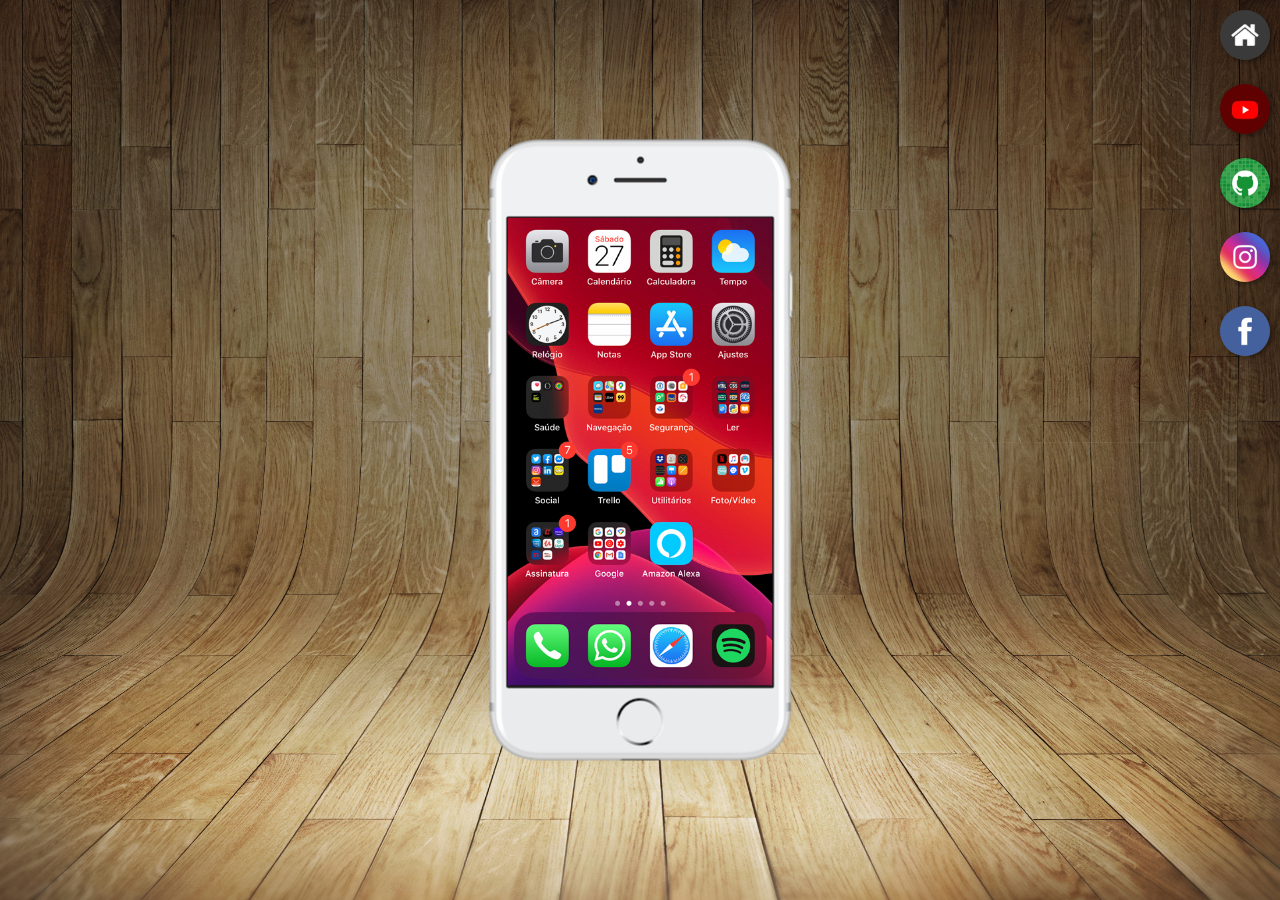
<file: index.html>
<!DOCTYPE html>
<html lang="pt-br">
<head>
    <meta charset="UTF-8">
    <meta name="viewport" content="width=device-width, initial-scale=1.0">
    <title>Projeto Redes Sociais</title>
    <link rel="shortcut icon" href="favicon.ico" type="image/x-icon">
    <link rel="stylesheet" href="estilos/stylo.css"> 
    <title>Projeto Redes Sociais</title> 
</head>
<body>
    <main>
        <section id="telefone">
            <iframe src="home.html" name="tela" id="tela" frameborder="0">
                <p>Navegador não e compativel com iframe</p>
            </iframe>

        </section>
        <section id="redes-sociais">
            <a href="home.html" target="tela"> <img src="imagens/logo-home.jpg" alt=""></a> <br>
            <a href="youtube.html" target="tela"> <img src="imagens/logo-youtube.jpg" alt=""></a> <br>
            <a href="github.html" target="tela"> <img src="imagens/logo-github.jpg" alt=""></a> <br>
            <a href="instagram.html" target="tela"> <img src="imagens/logo-instagram.jpg" alt=""></a> <br>
            <a href="facebook.html" target="tela"> <img src="imagens/logo-facebook.jpg" alt=""></a> <br>
        </section>
    </main>
</body>
</html>
</file>
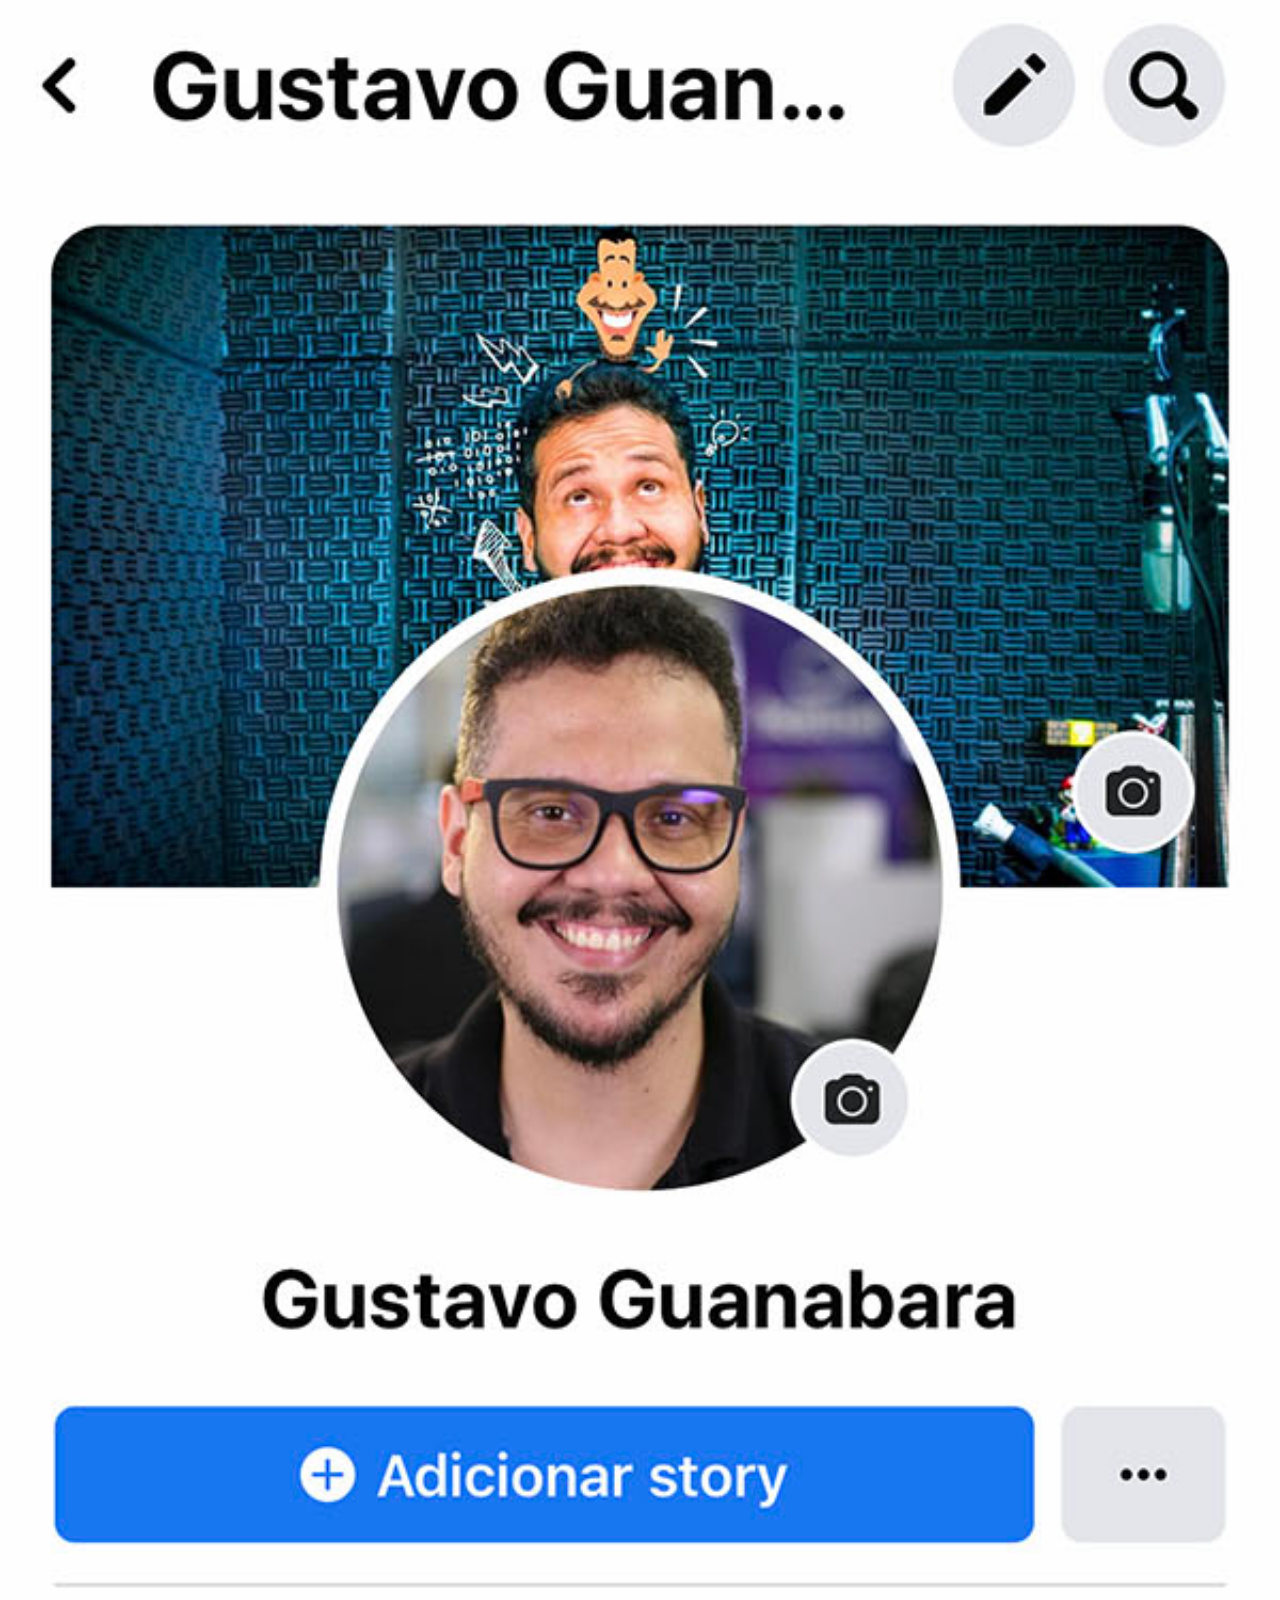
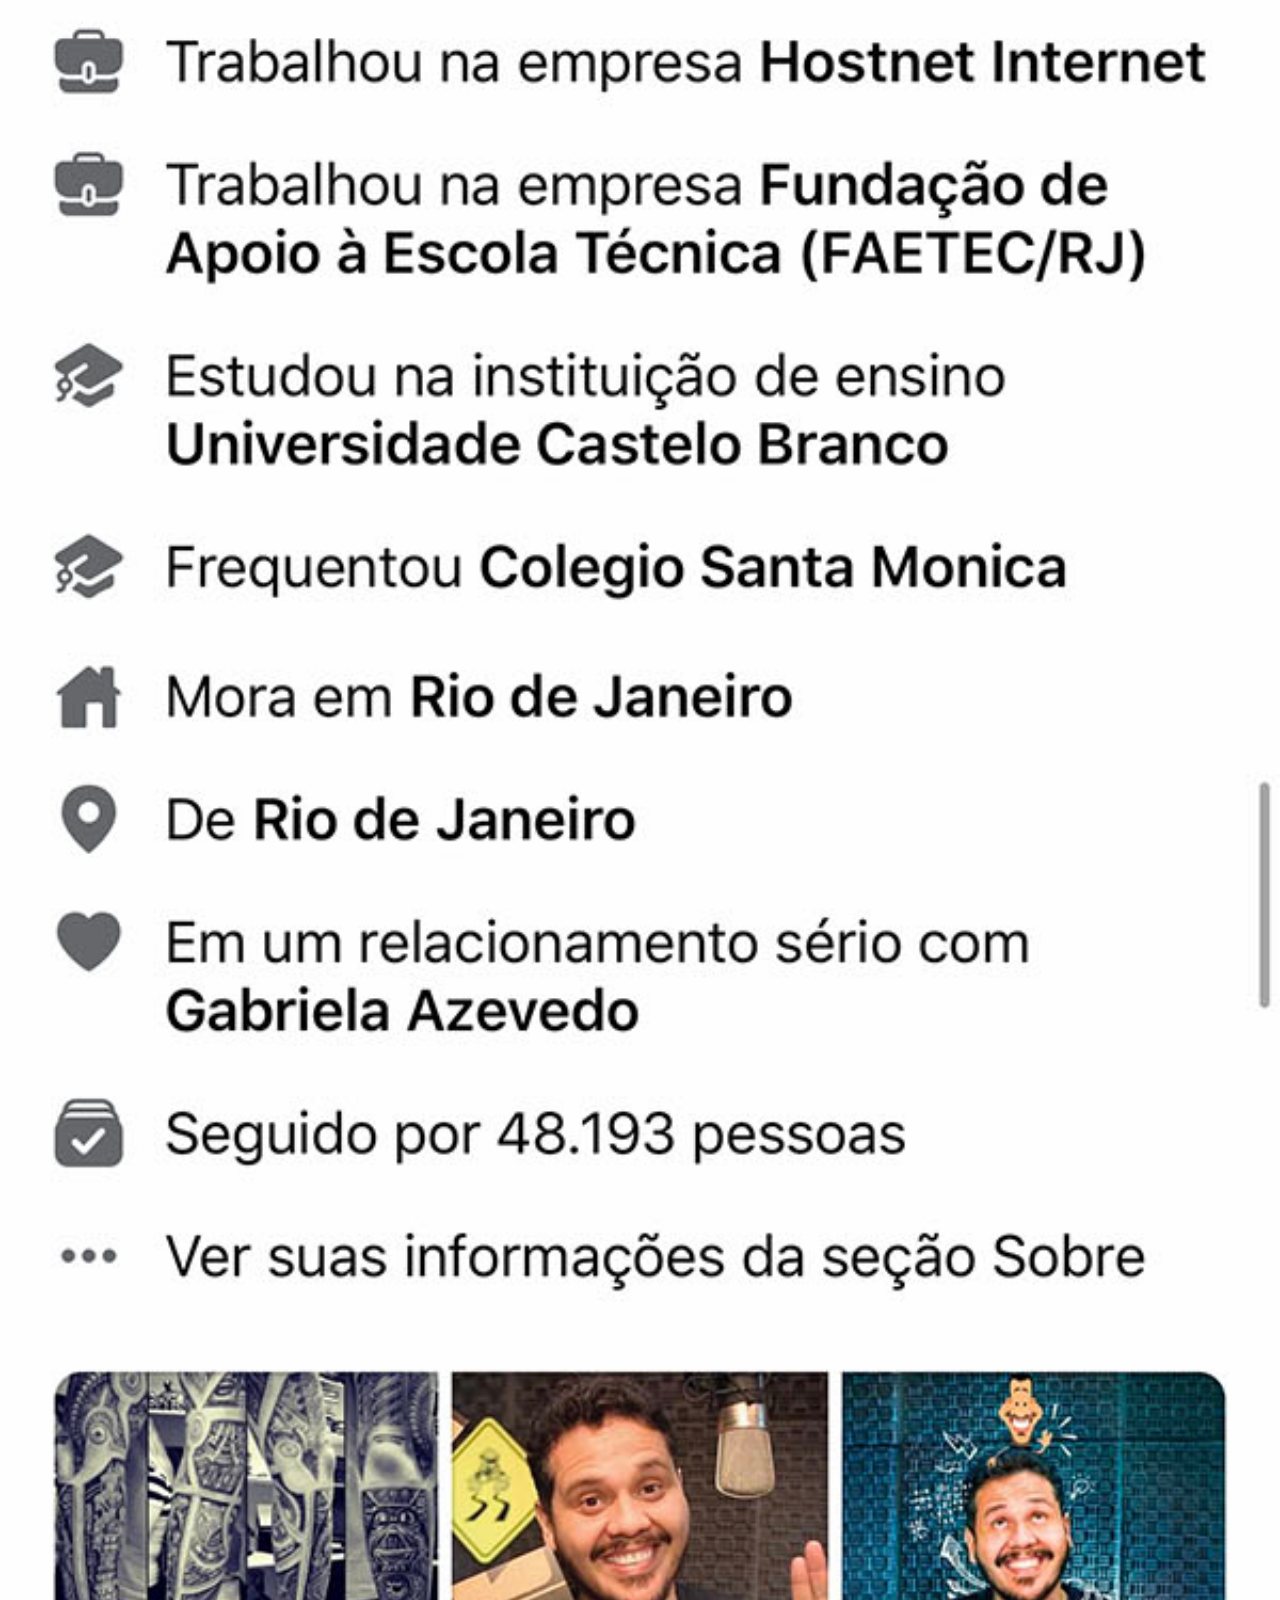
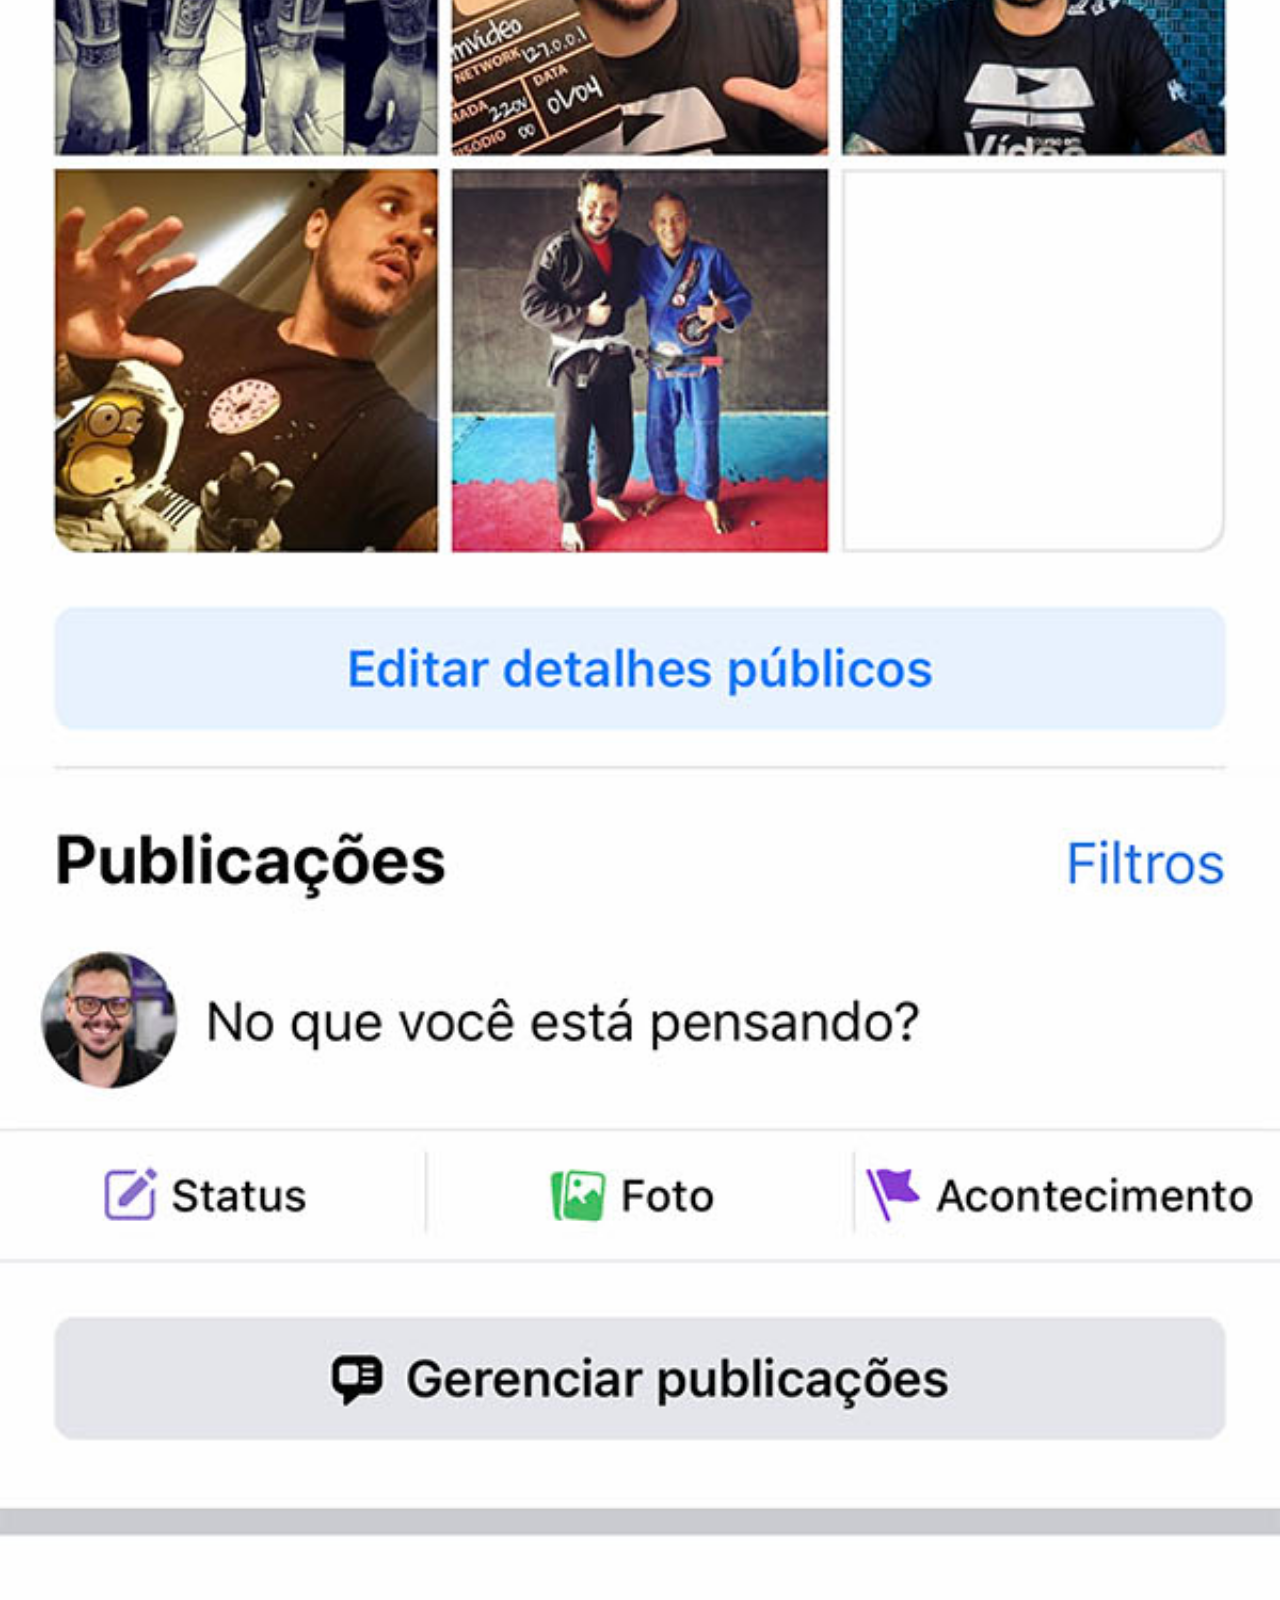
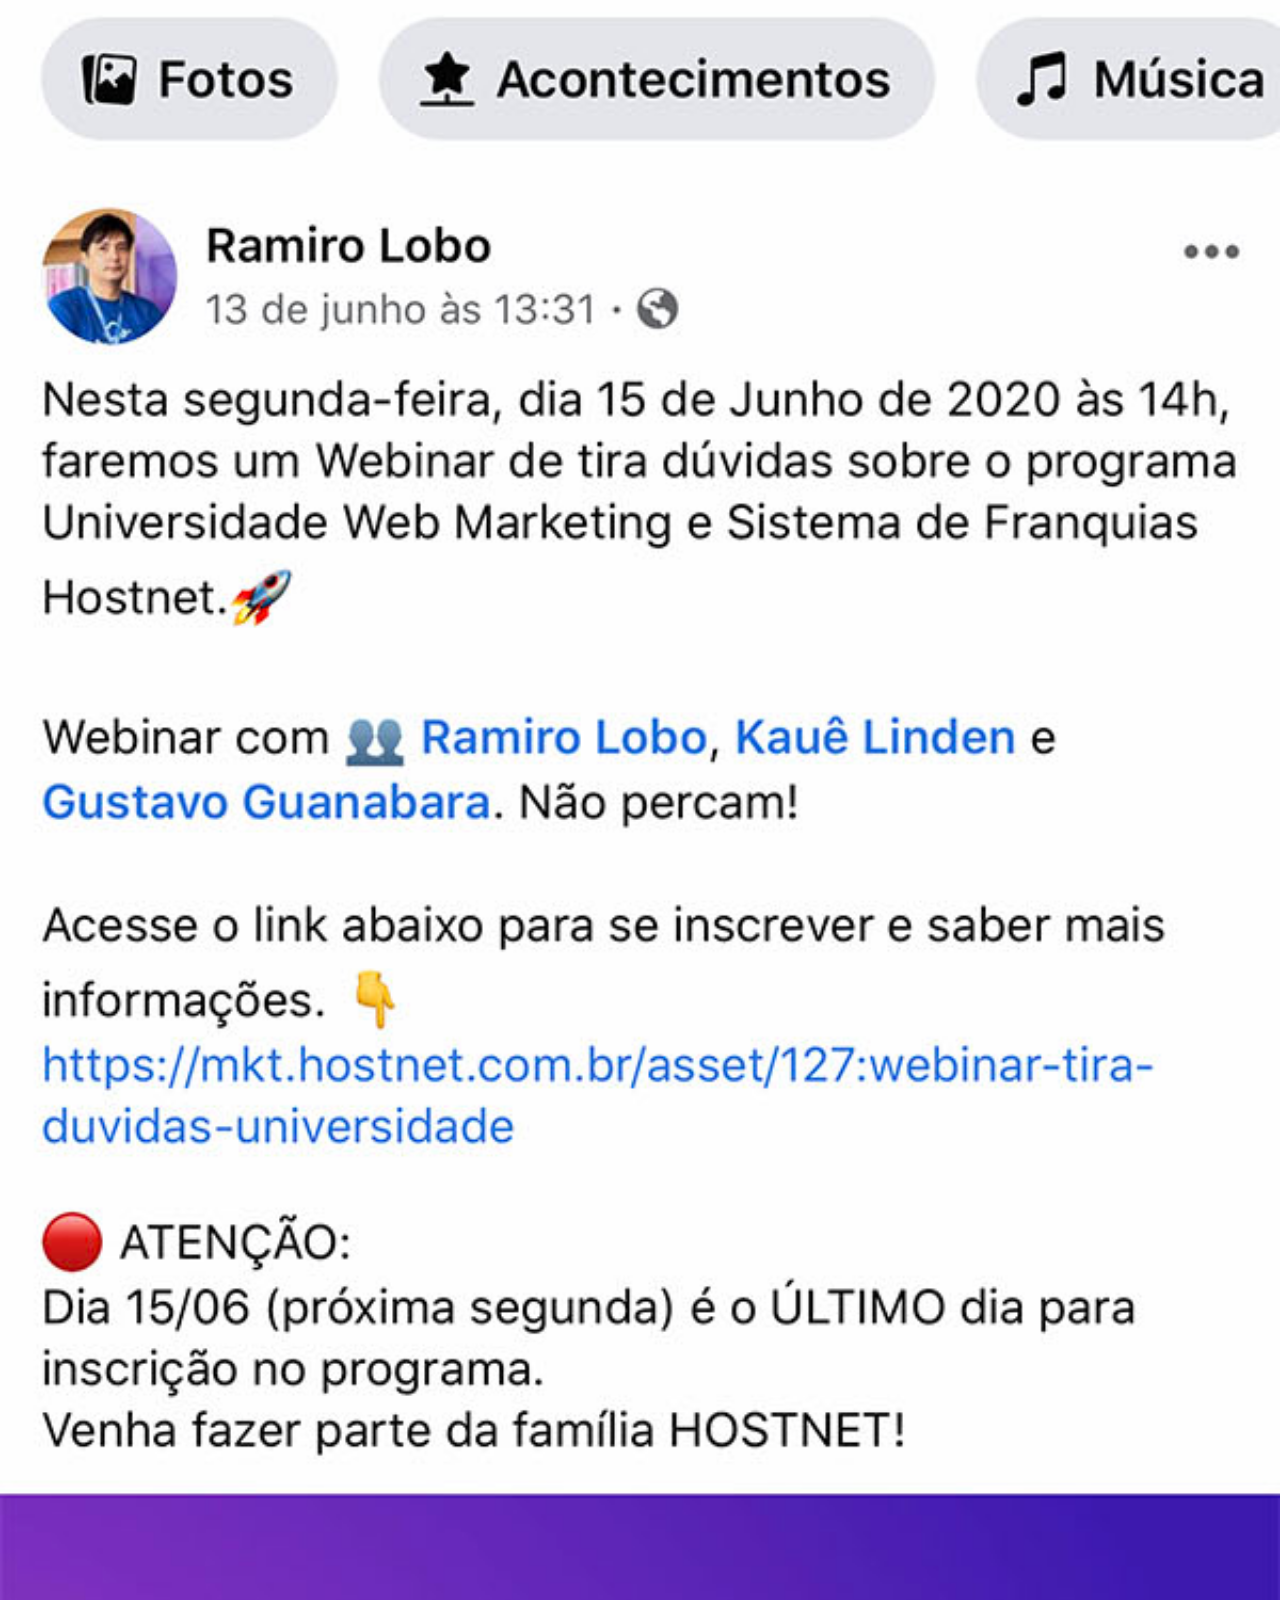
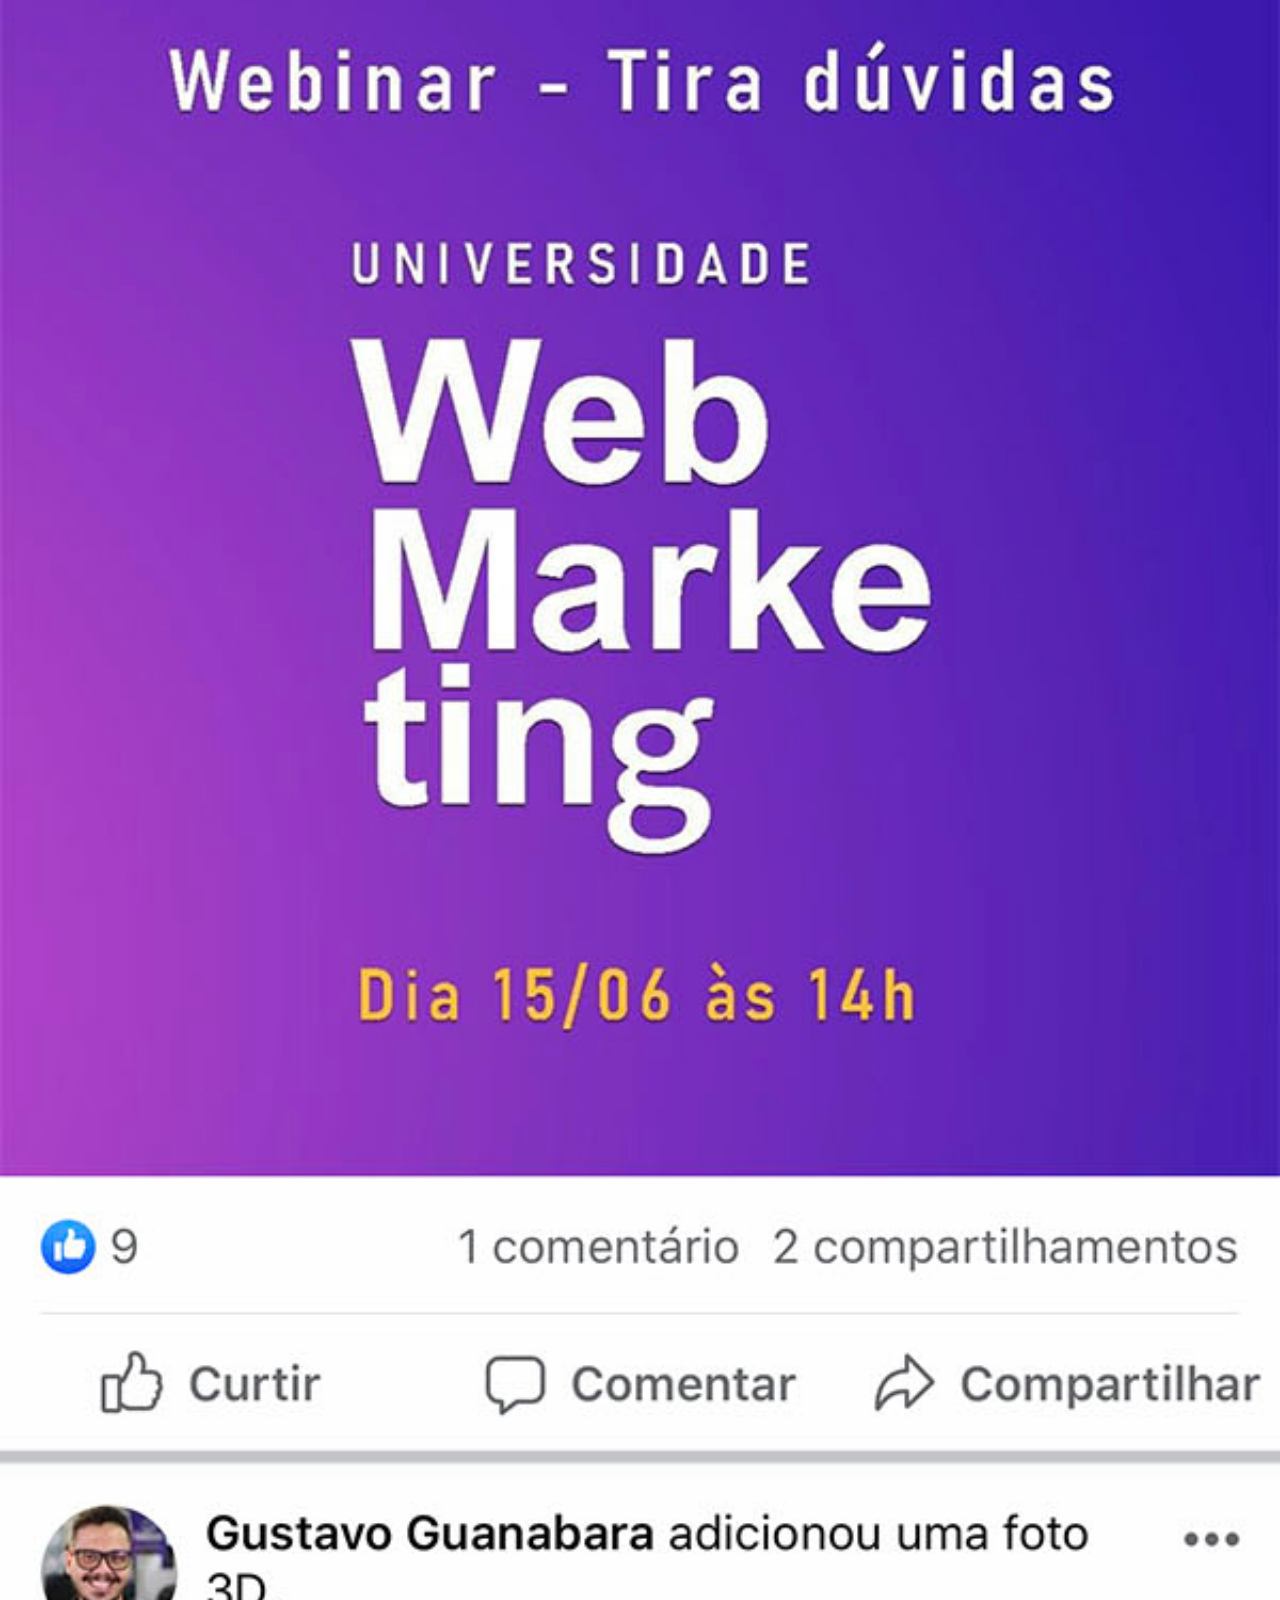
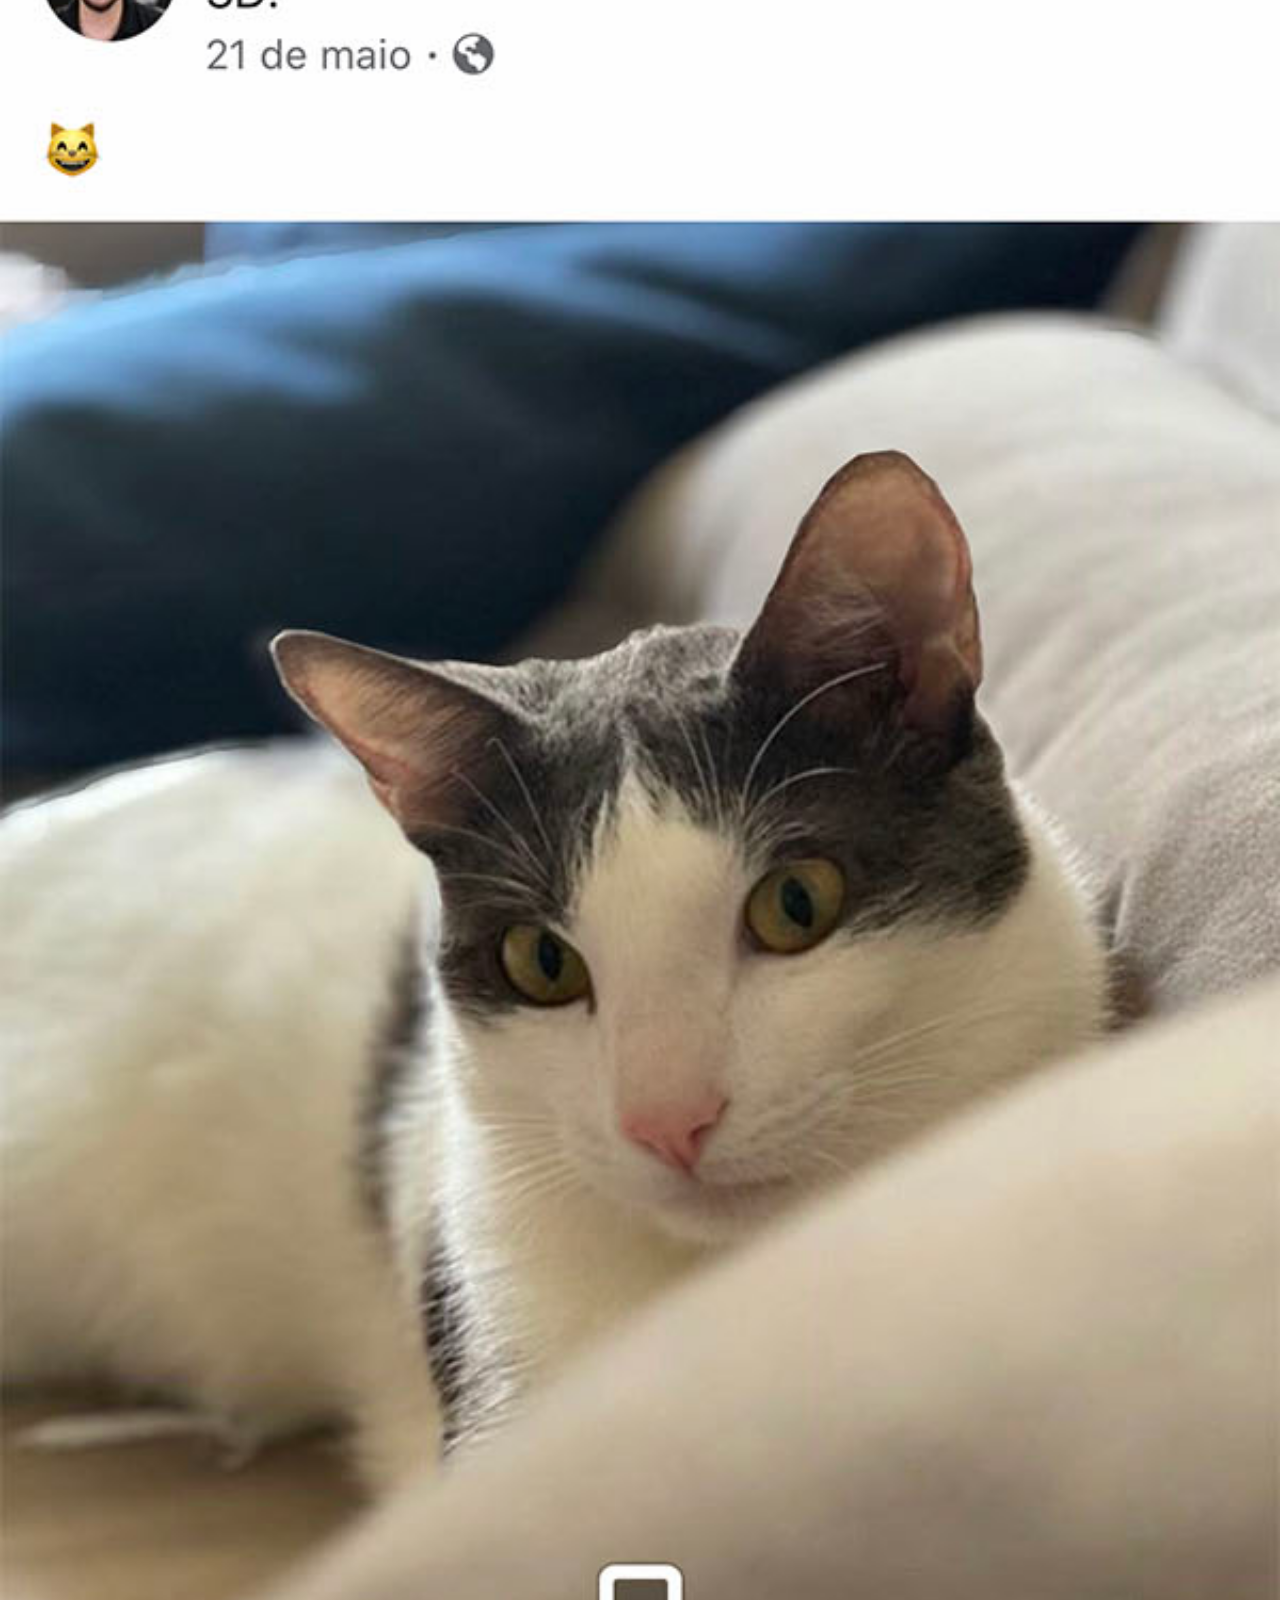
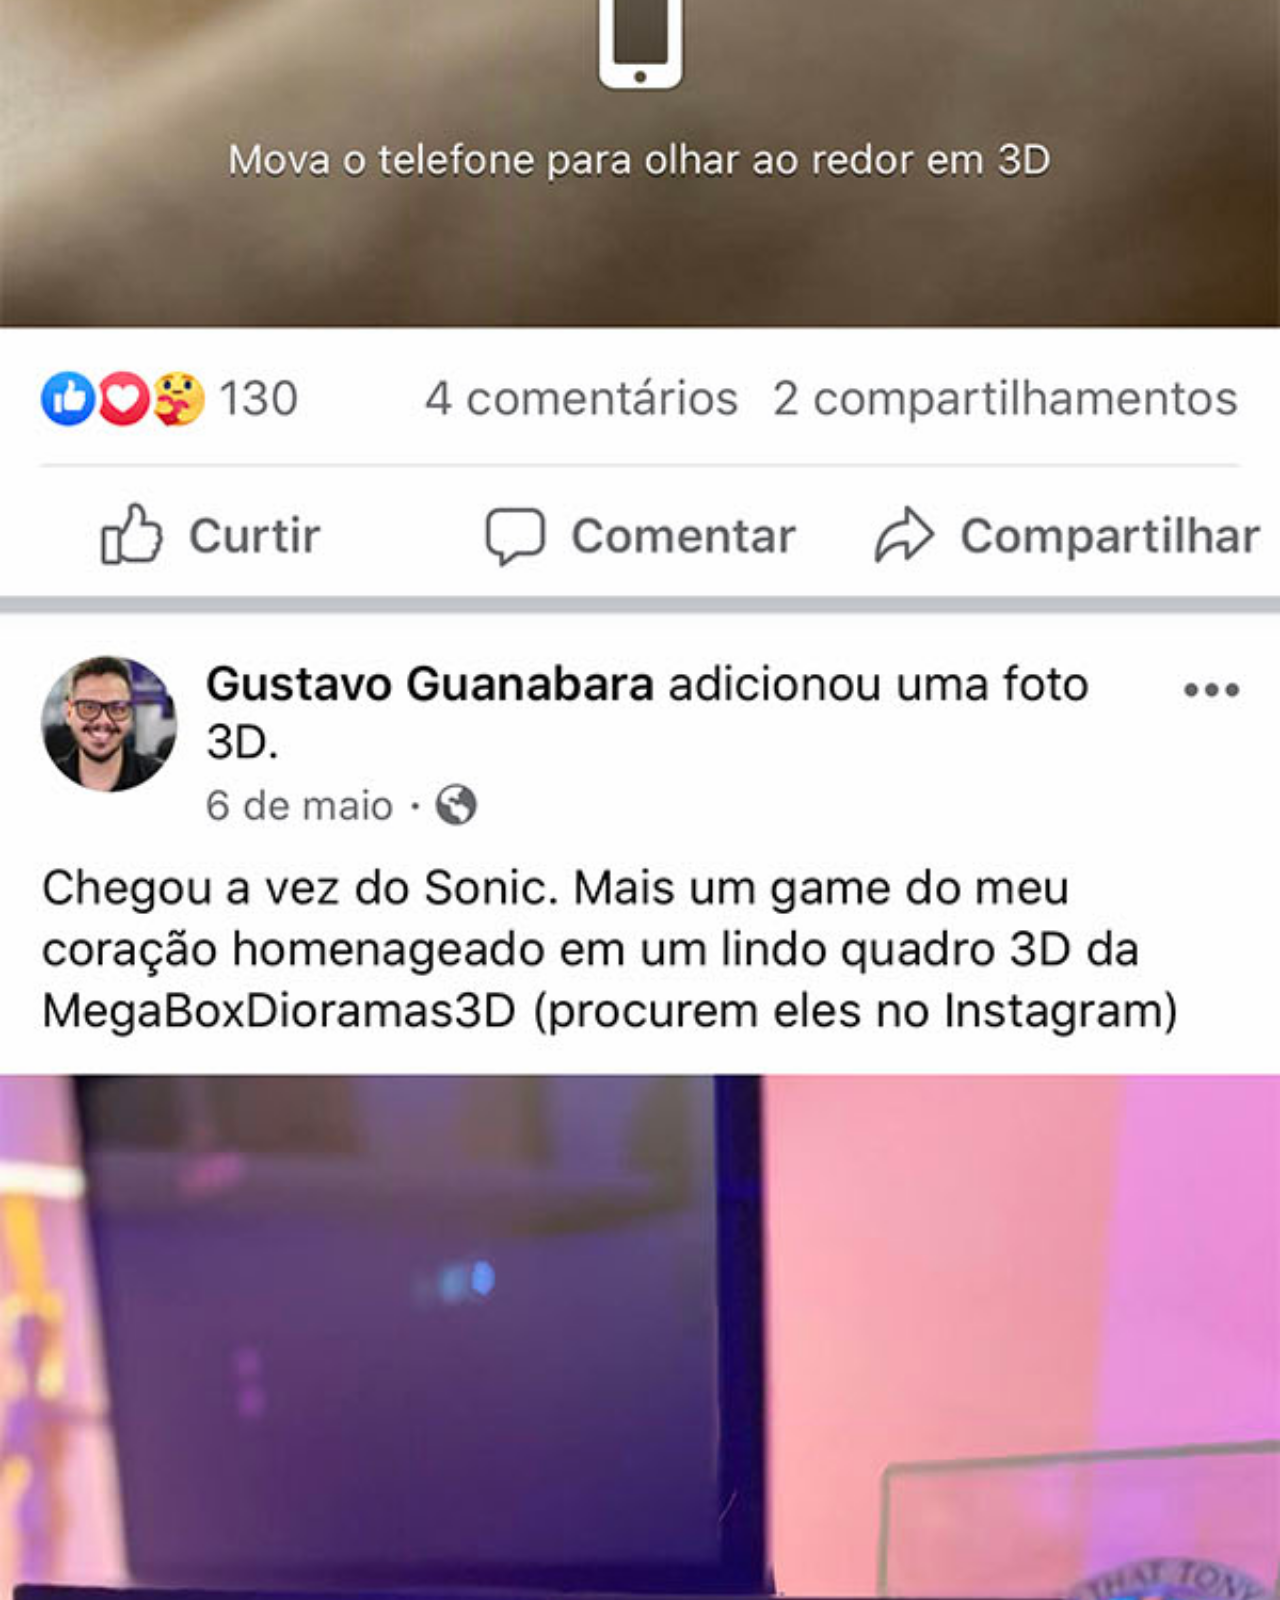
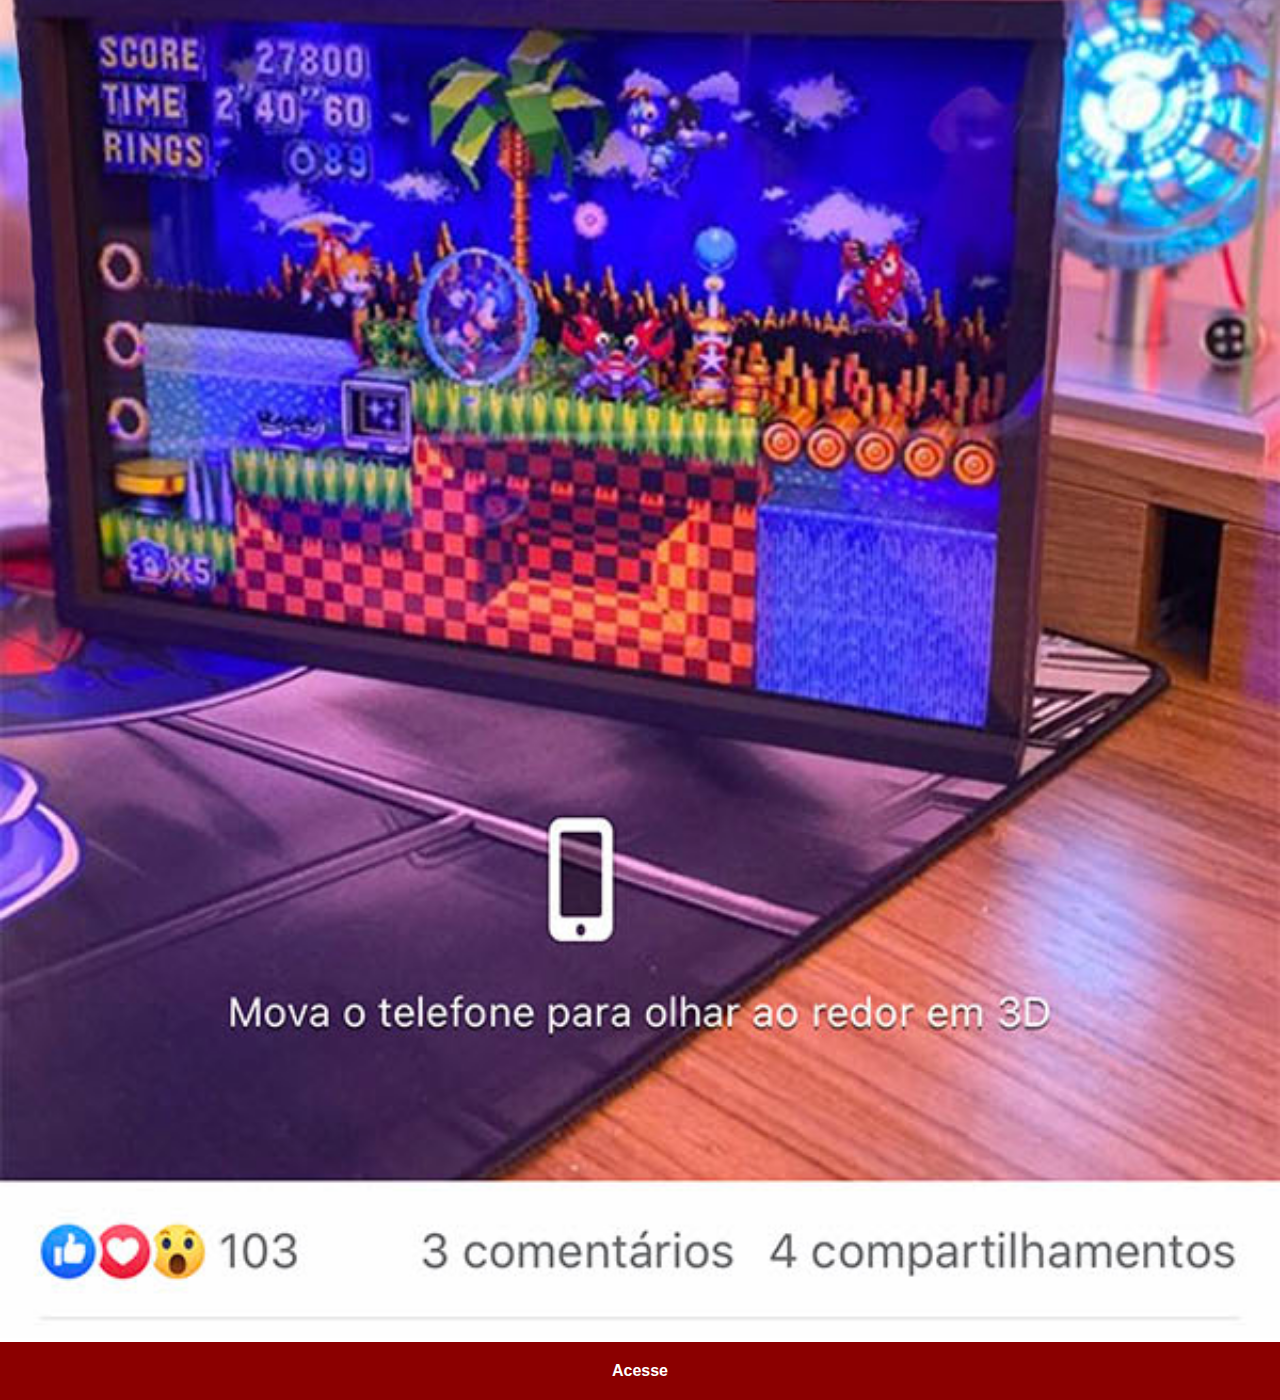
<file: facebook.html>
<!DOCTYPE html>
<html lang="pt-br">
<head>
    <meta charset="UTF-8">
    <meta name="viewport" content="width=device-width, initial-scale=1.0">
    <title>Facebook</title>
    <link rel="stylesheet" href="estilos/social.css">
</head>
<body>
    <img src="imagens/tela-facebook.jpg" alt="Facebook">
    <a href="https://www.facebook.com/CursosEmVideo/" target="_blank">Acesse</a>
</body>
</html>
</file>
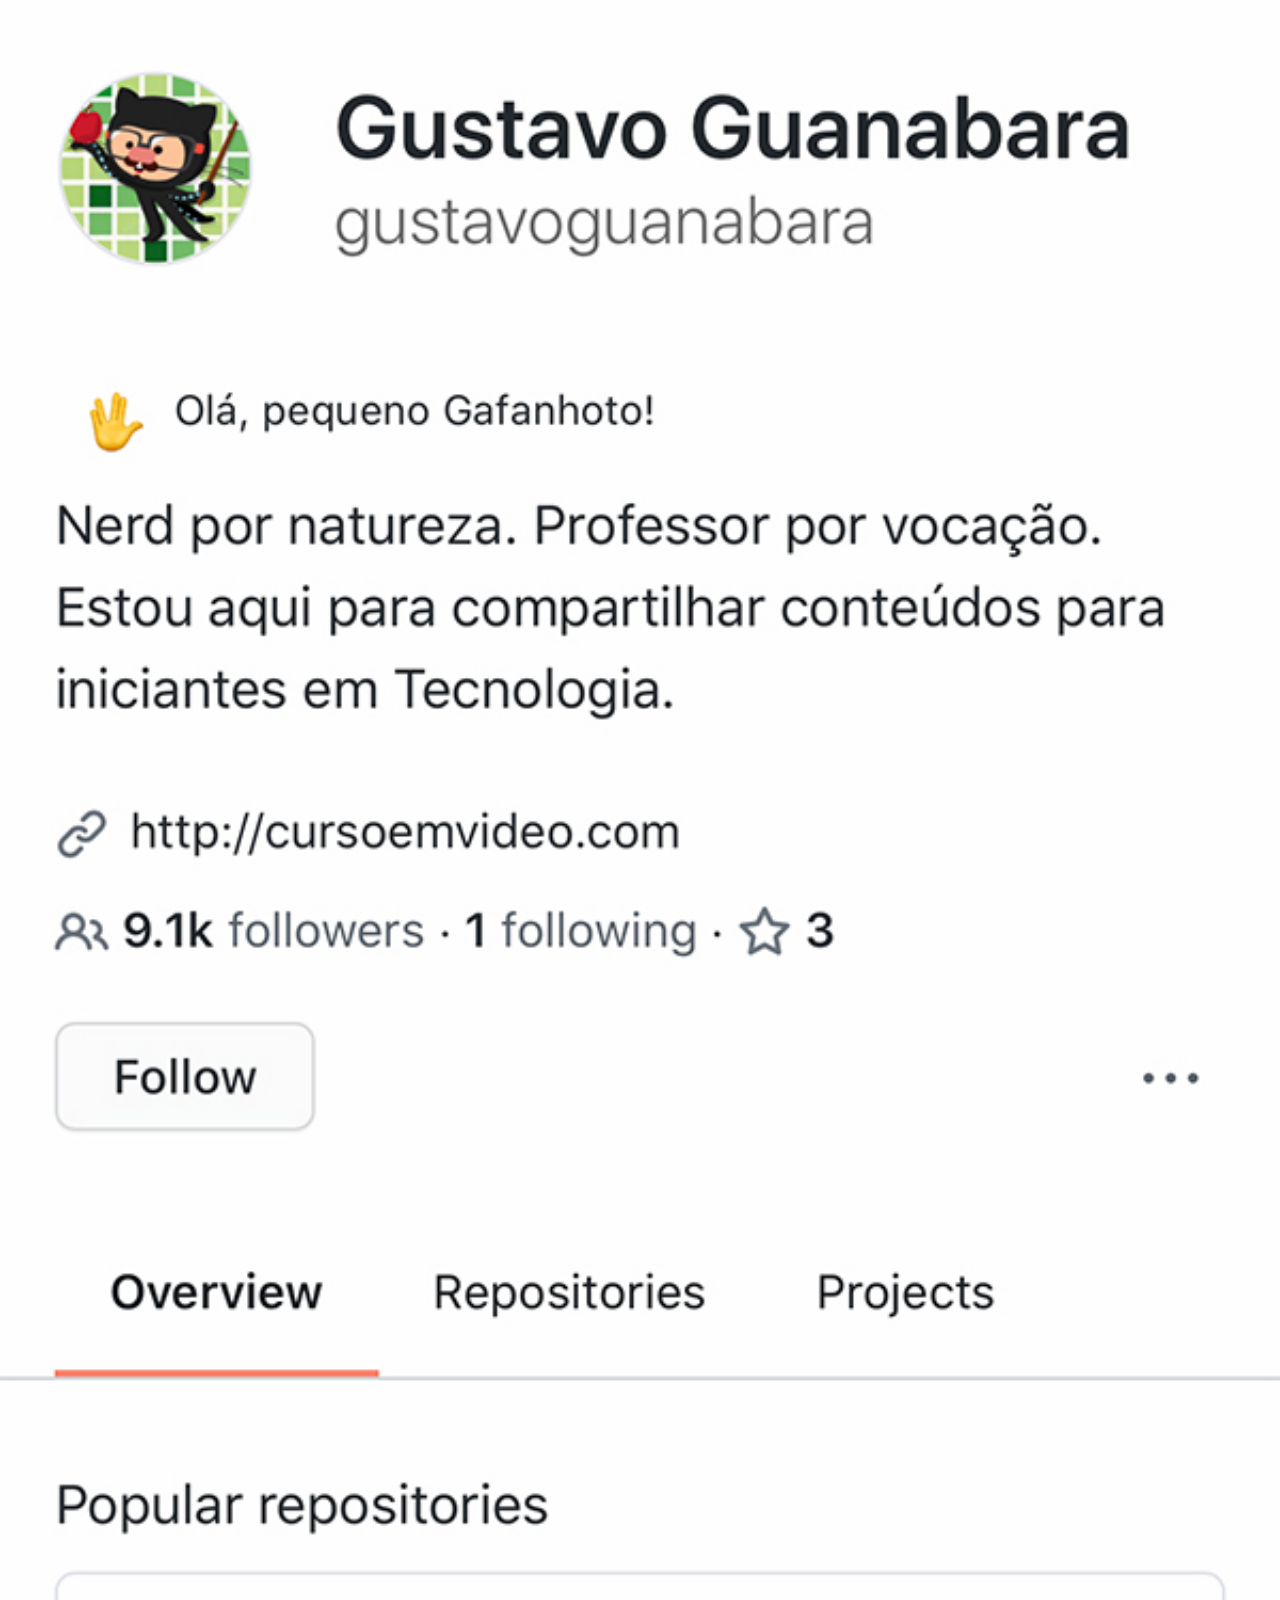
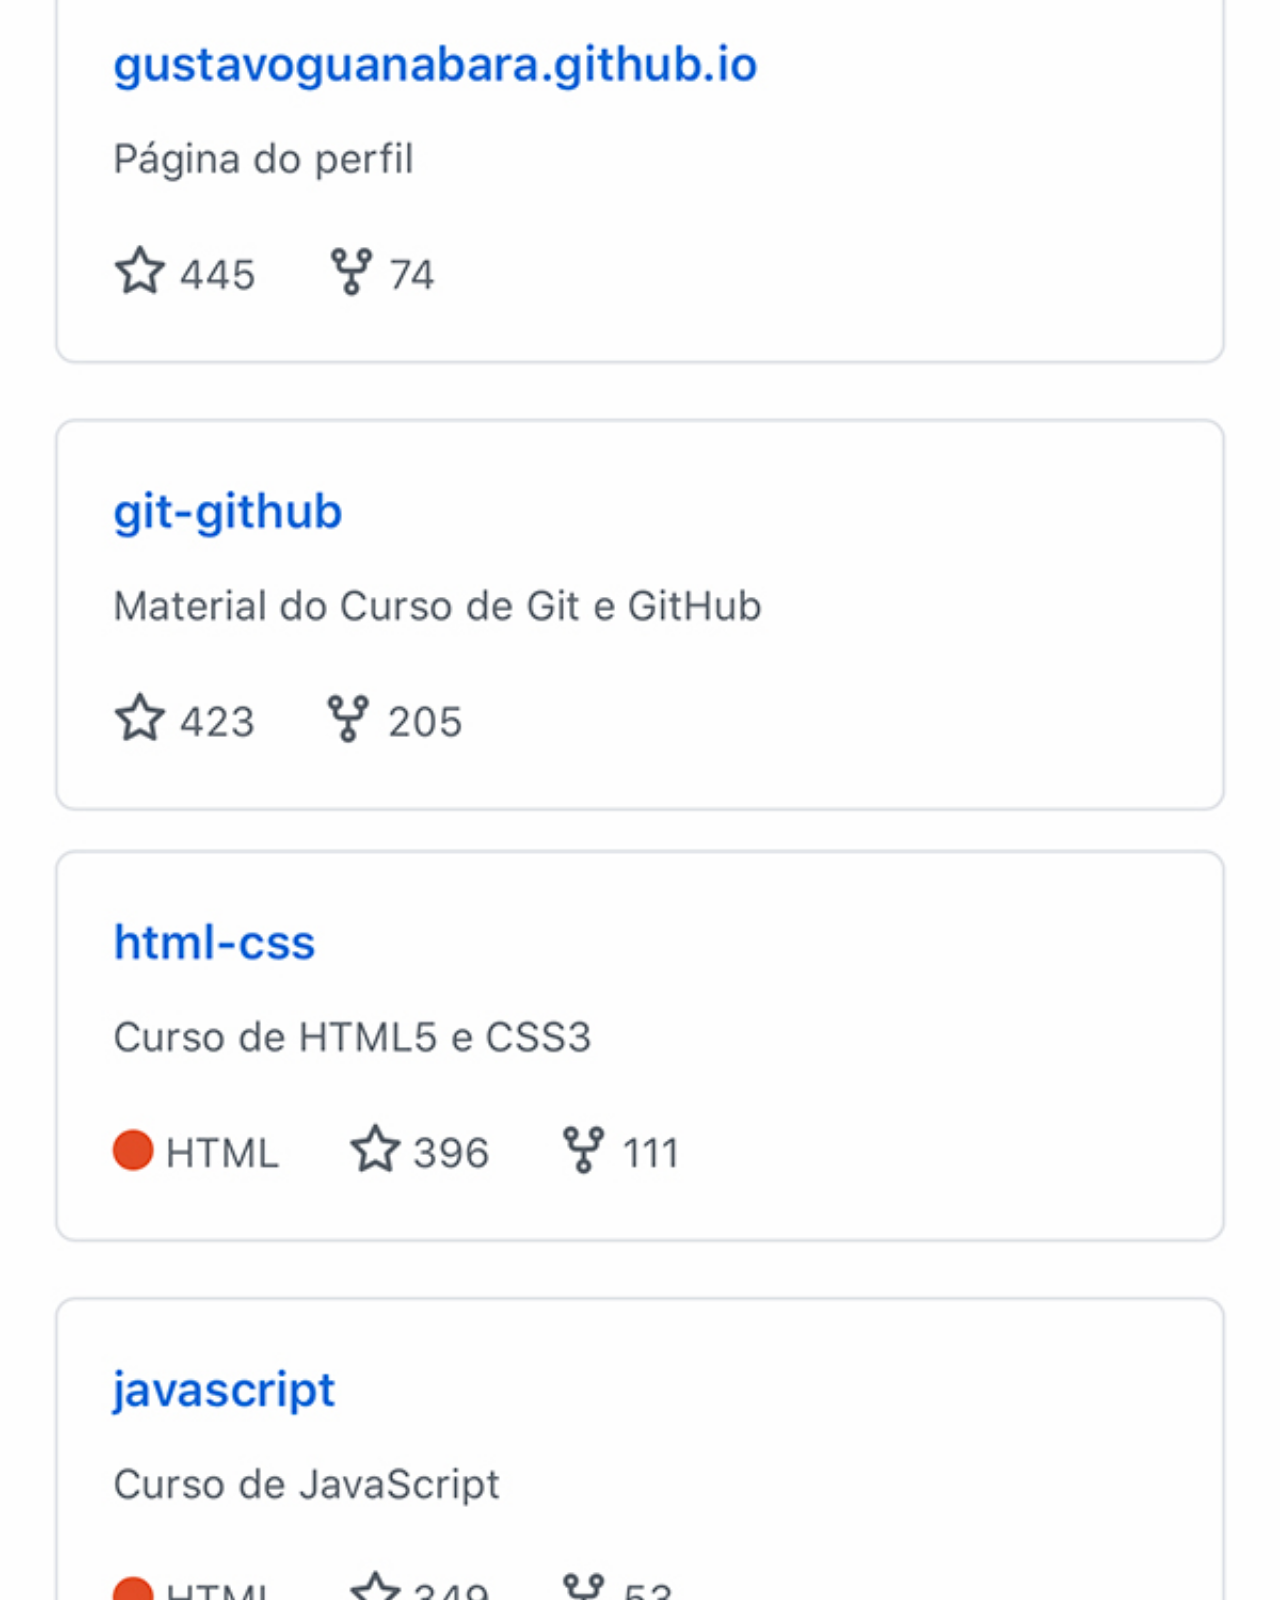
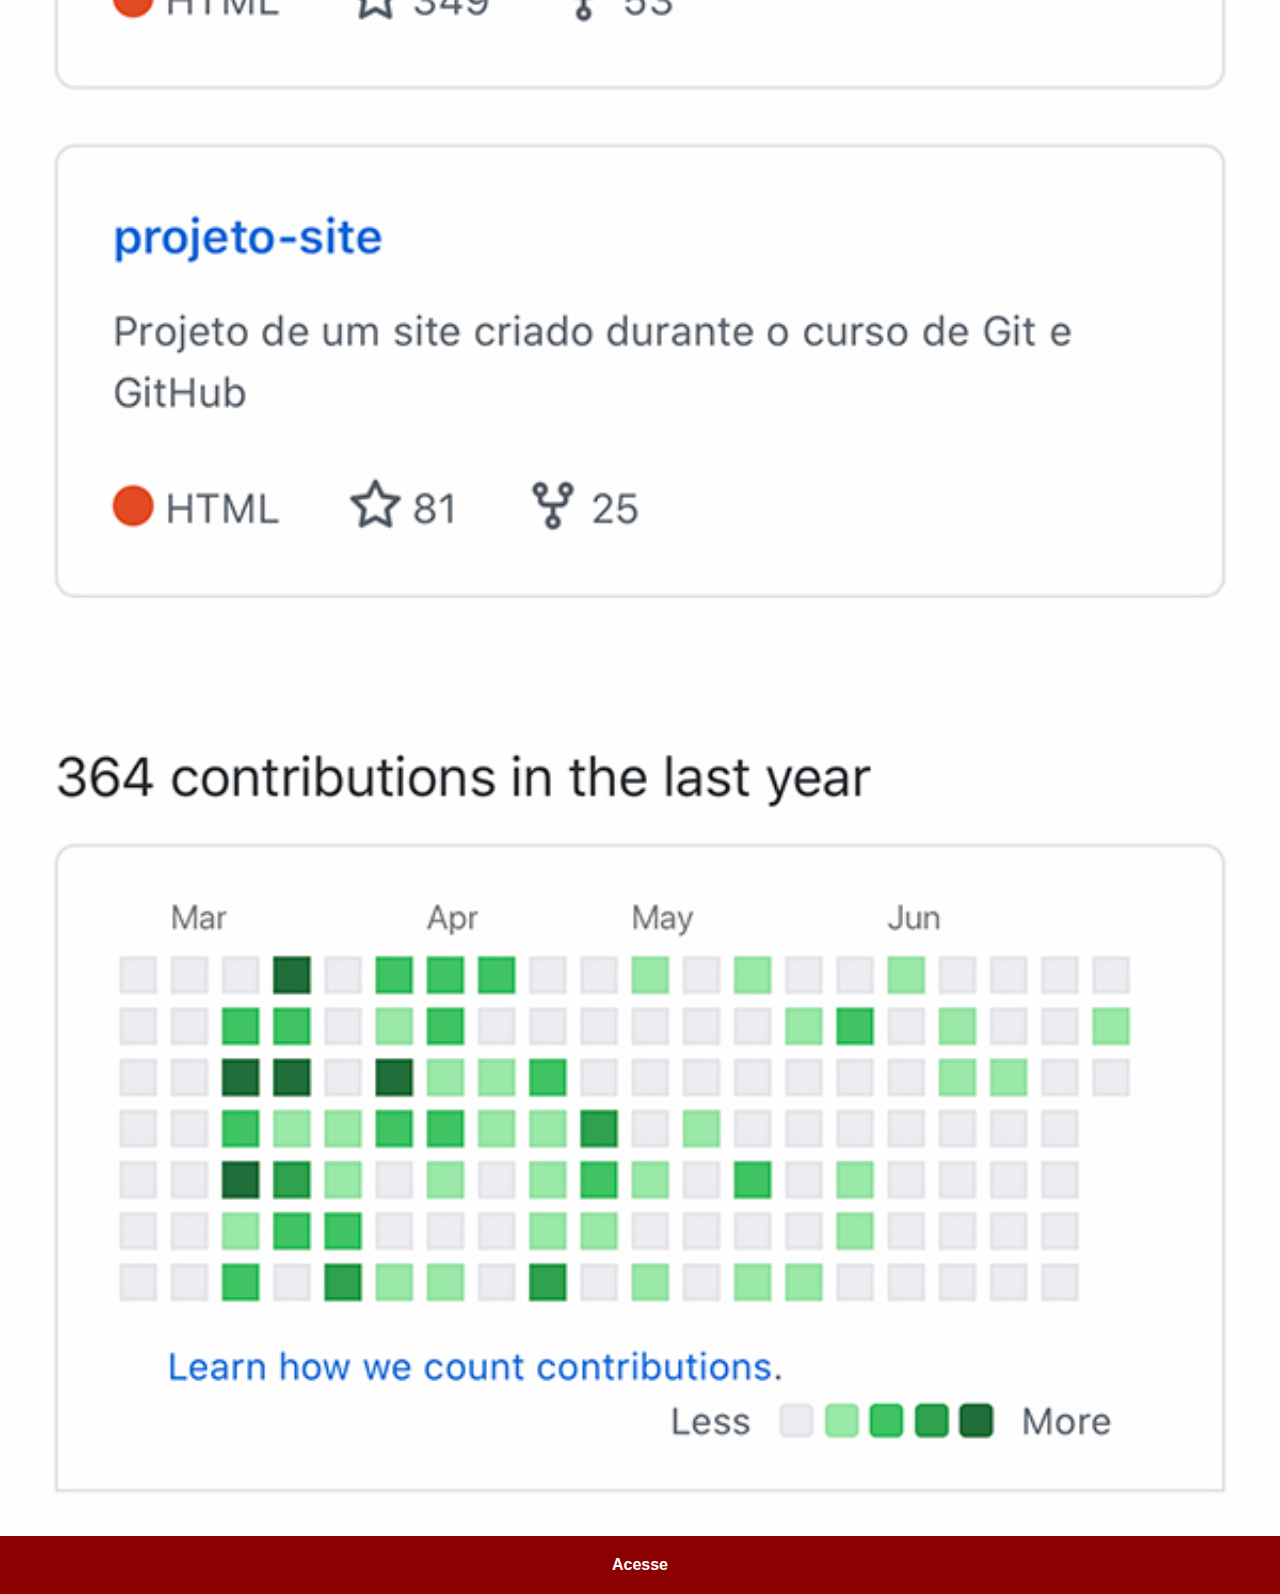
<file: github.html>
<!DOCTYPE html>
<html lang="pt-br">
<head>
    <meta charset="UTF-8">
    <meta name="viewport" content="width=device-width, initial-scale=1.0">
    <title>Github</title>
    <link rel="stylesheet" href="estilos/social.css">
</head>
<body>
    <img src="imagens/tela-github.jpg" alt="">
    <a href="https://github.com/gustavoguanabara" target="_blank">Acesse</a>
</body>
</html>
</file>
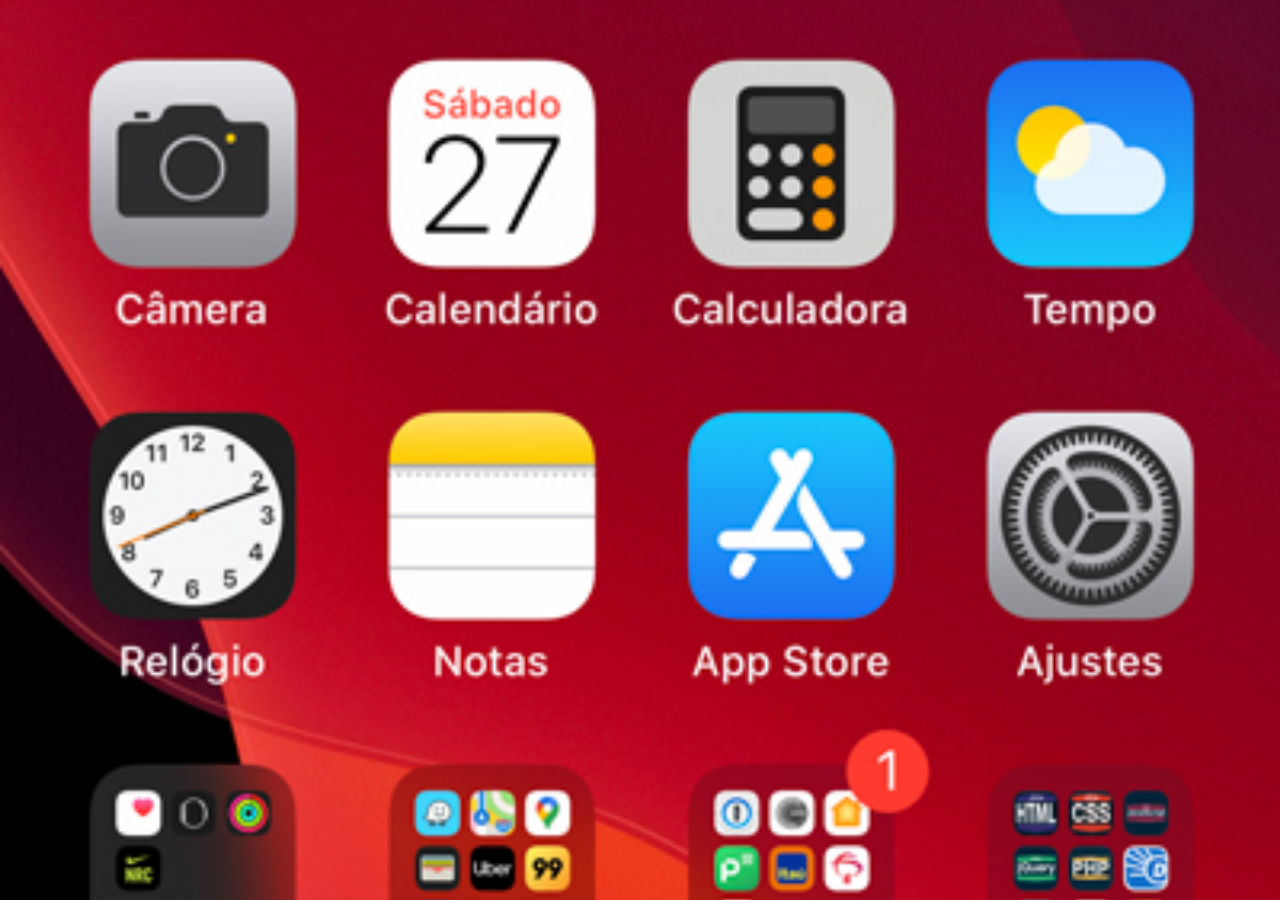
<file: home.html>
<!DOCTYPE html>
<html lang="pt-br">
<head>
    <meta charset="UTF-8">
    <meta name="viewport" content="width=device-width, initial-scale=1.0">
    <title>Home</title>
</head>
<body>
    <style>

        *{
            margin: 0px;
            padding: 0px;
        }

        body {
            width: 100vw;
            height: 100vh;
            background:black url('imagens/tela-home.jpg') no-repeat top center;
            background-size: cover;
            }

    </style>
</body>
</html>
</file>
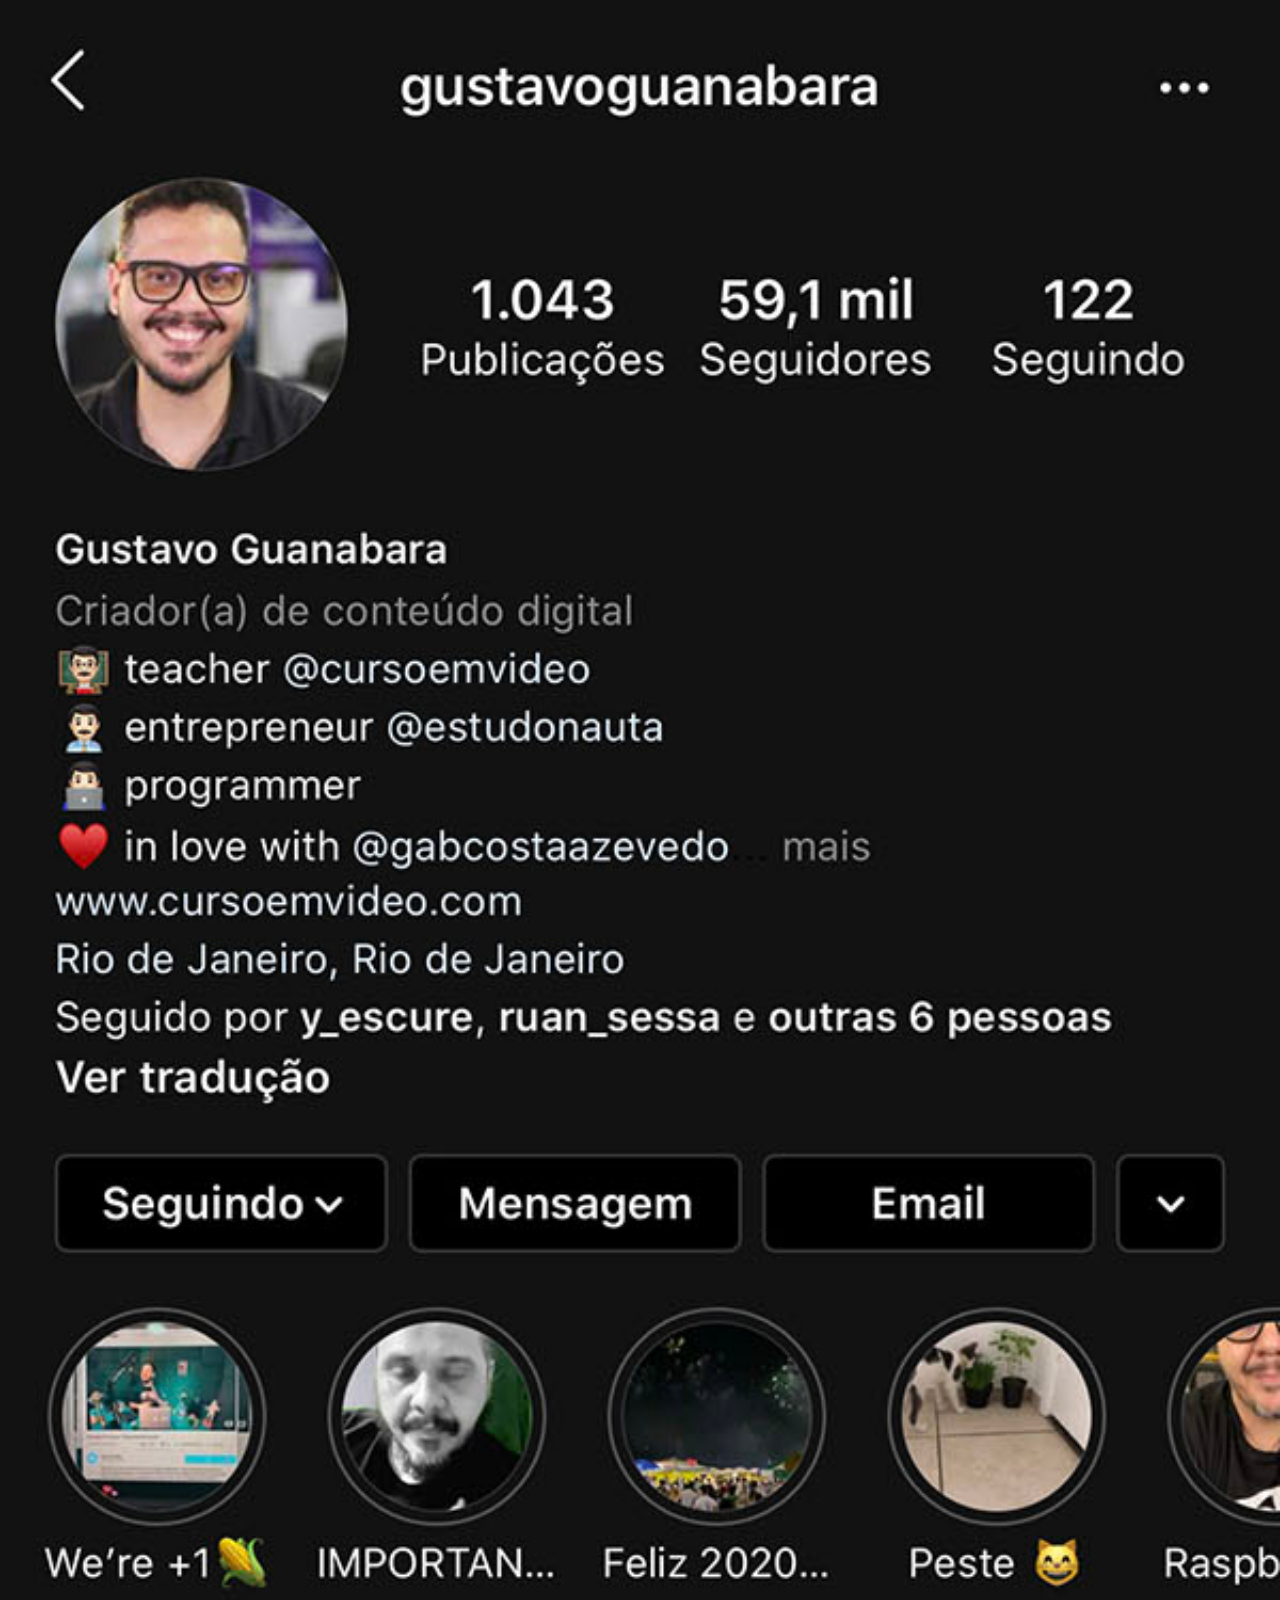
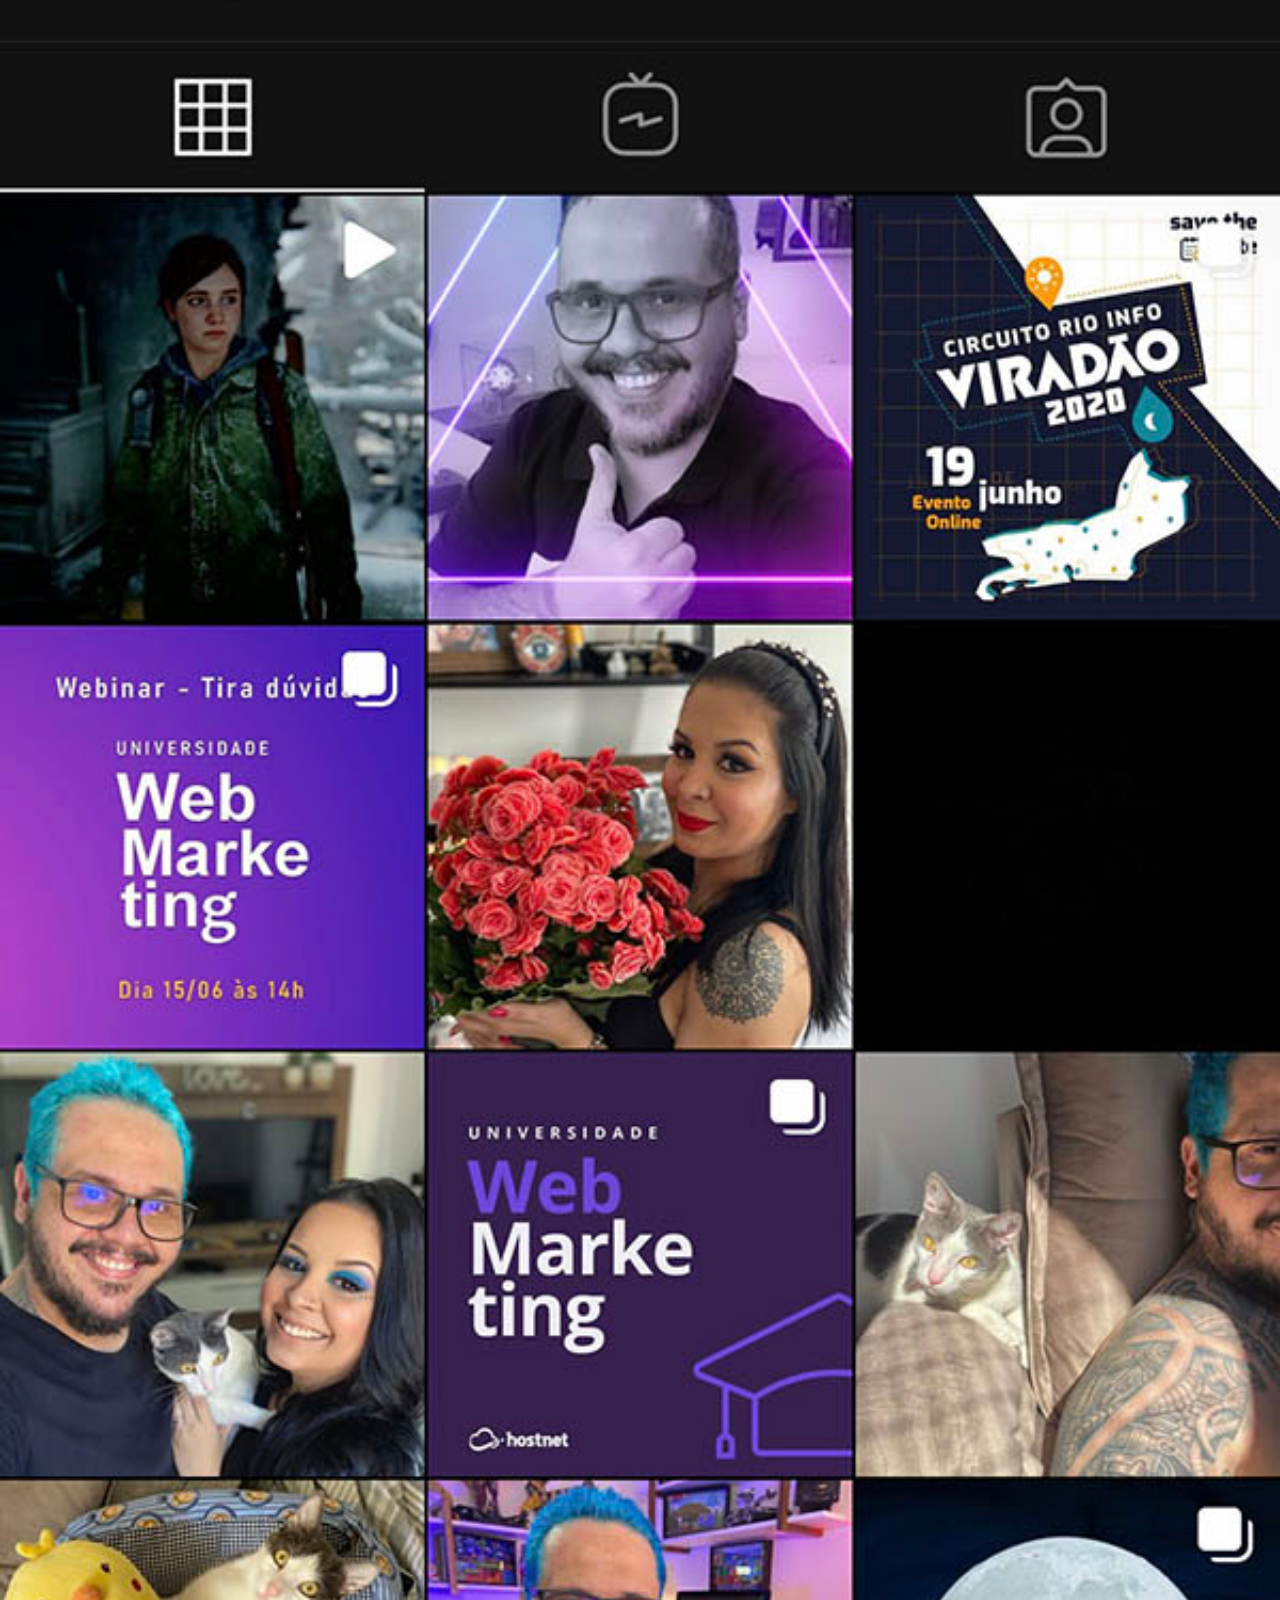
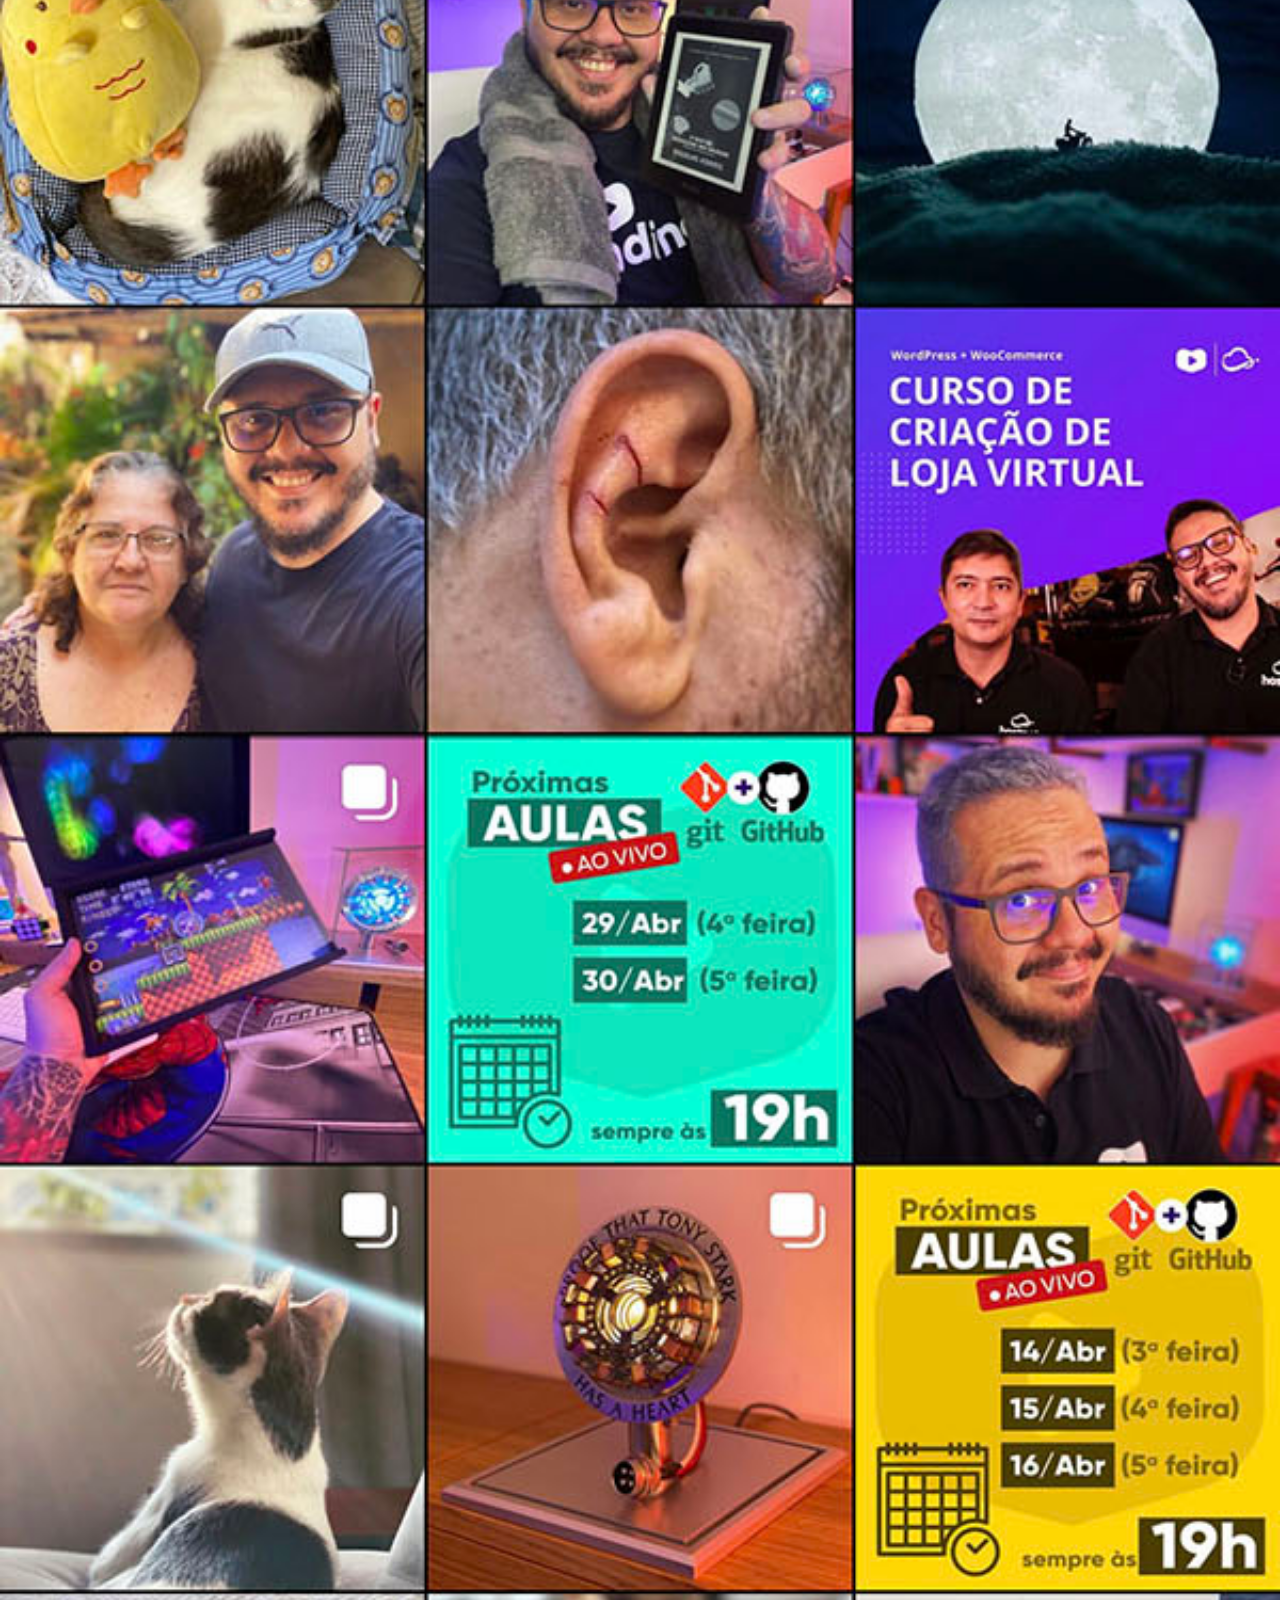
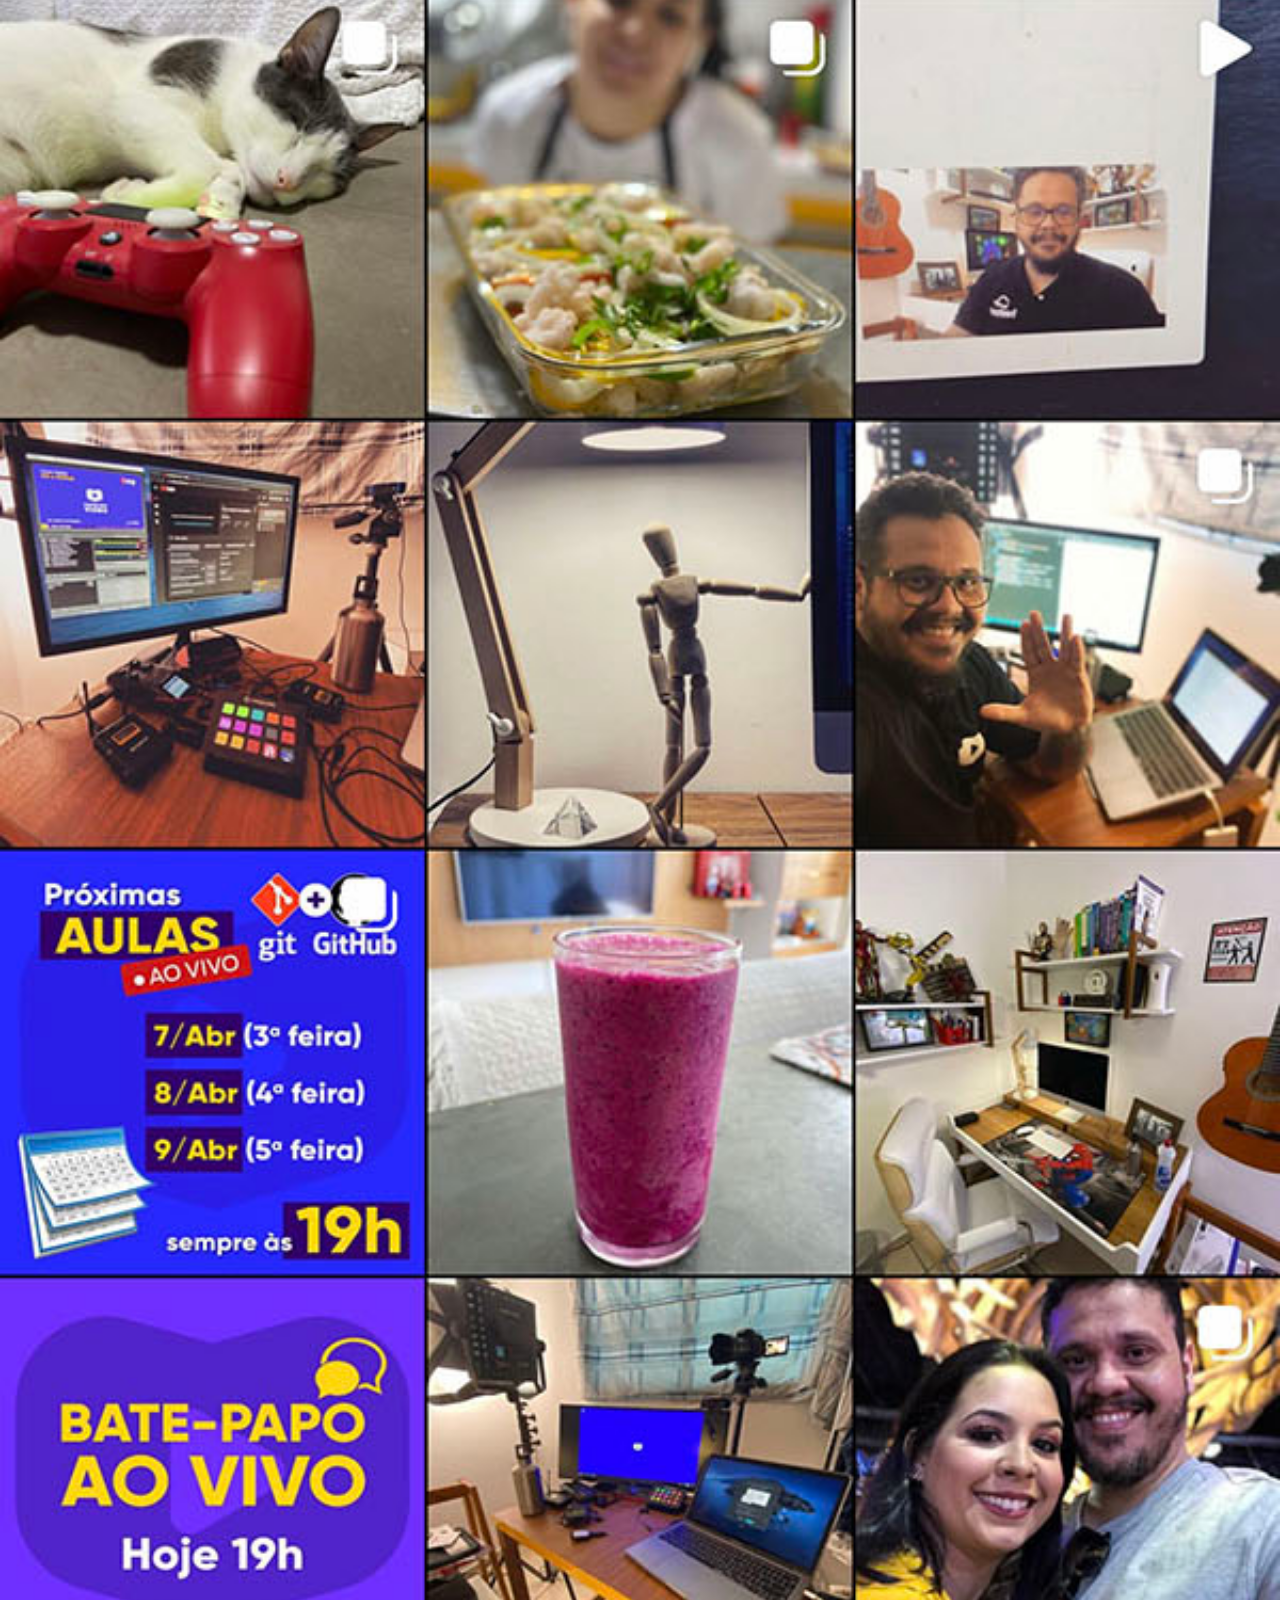
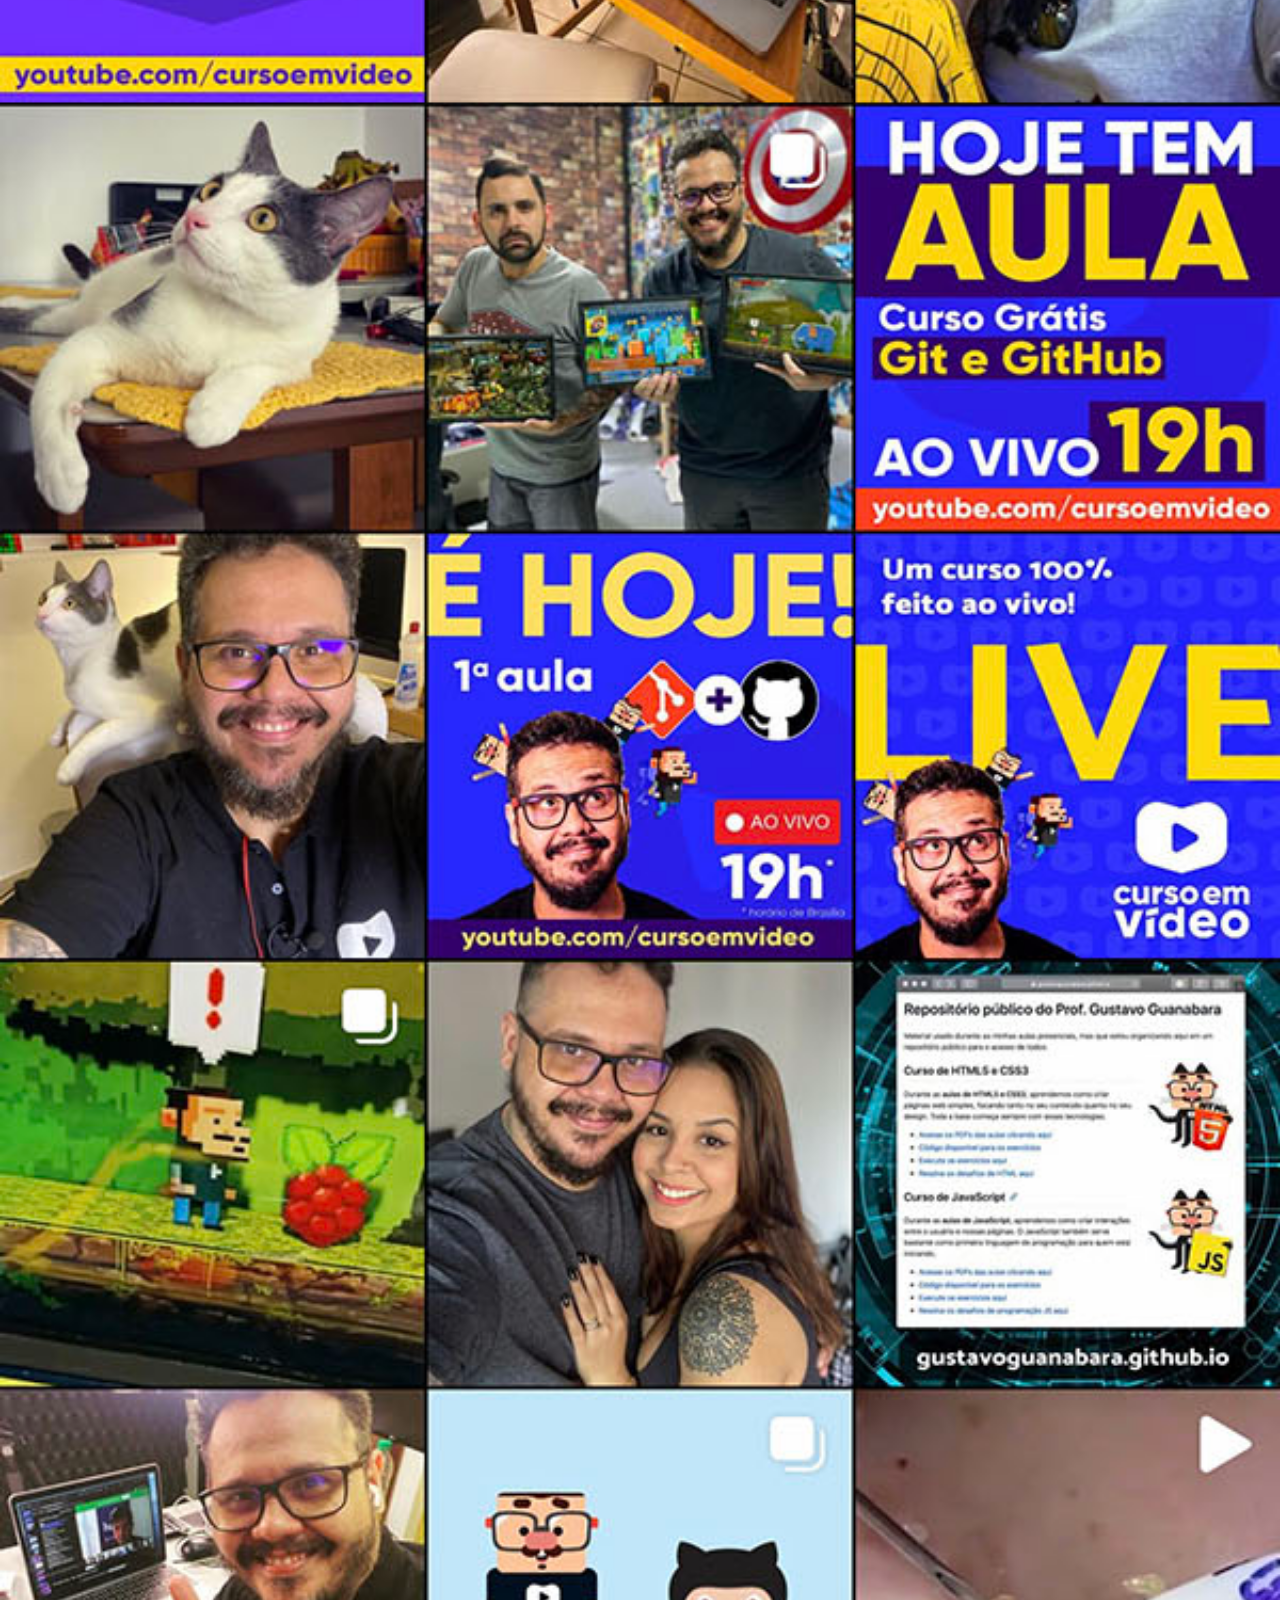
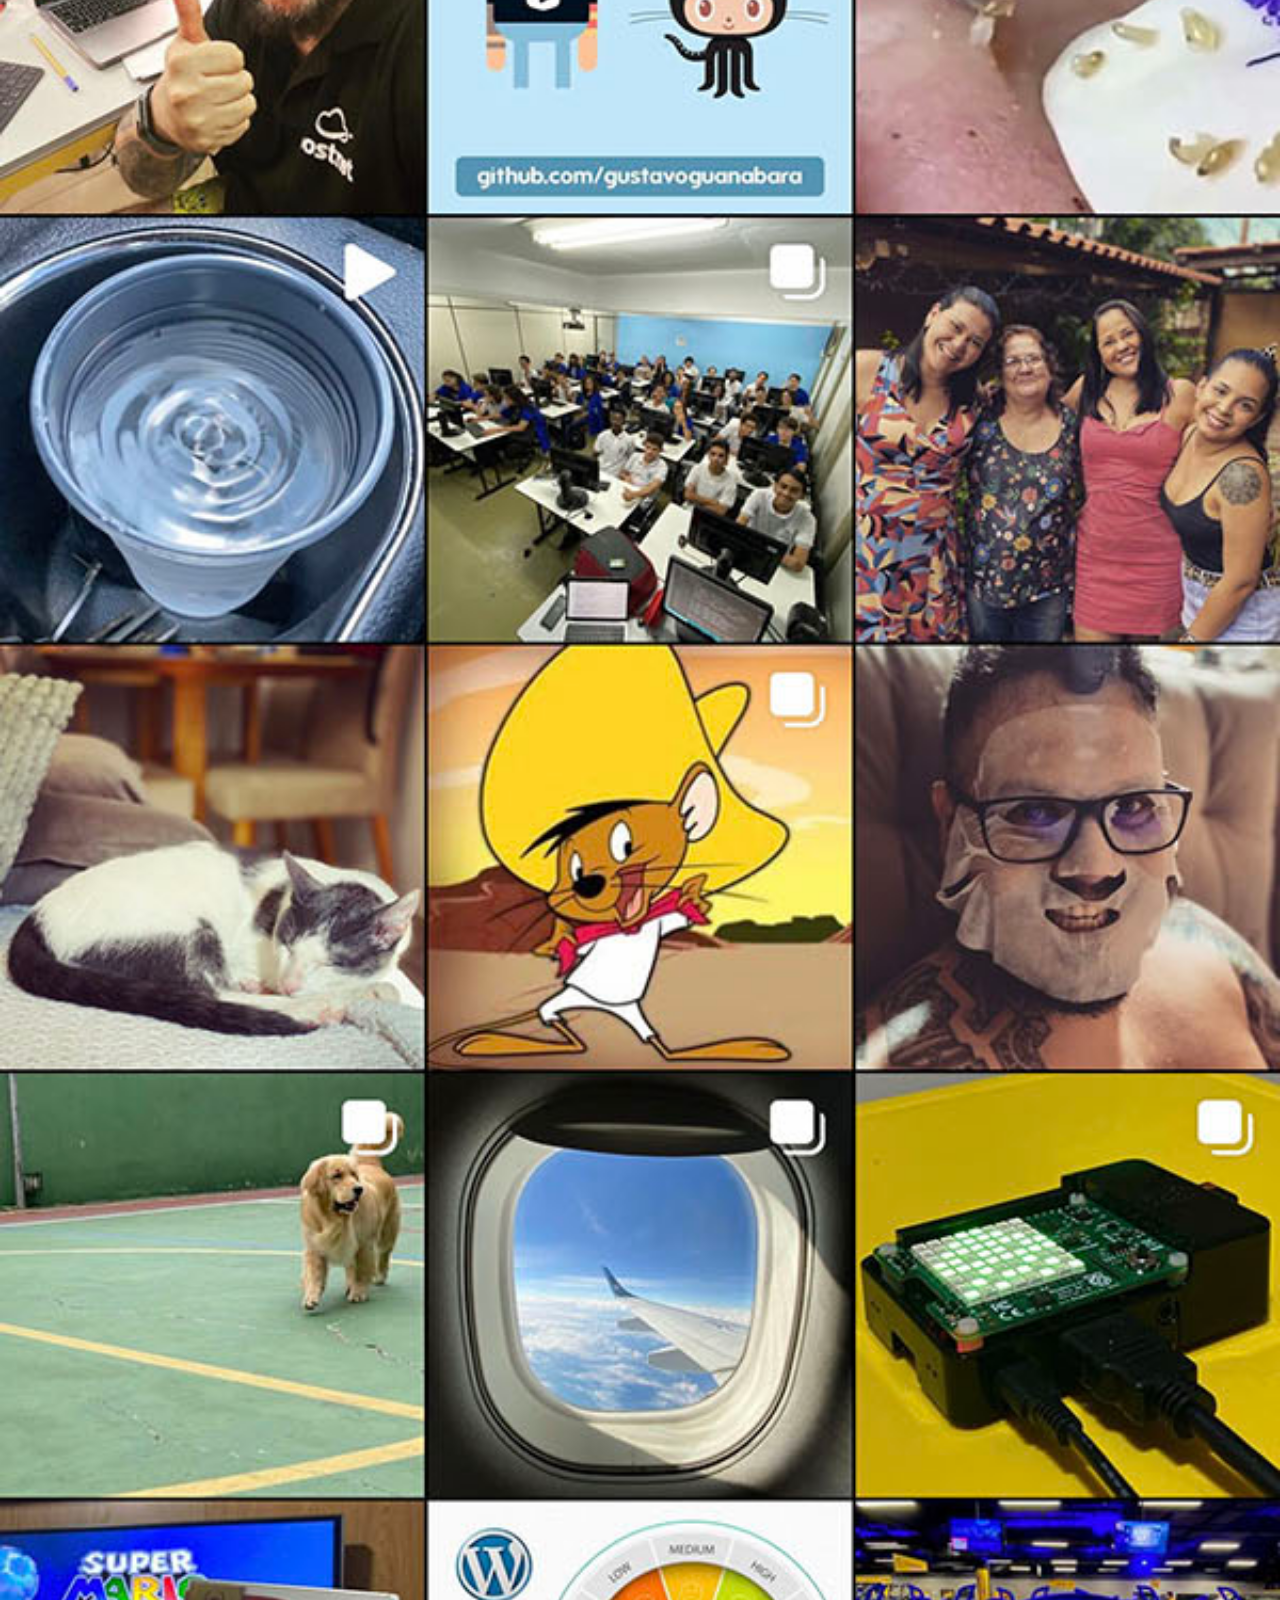
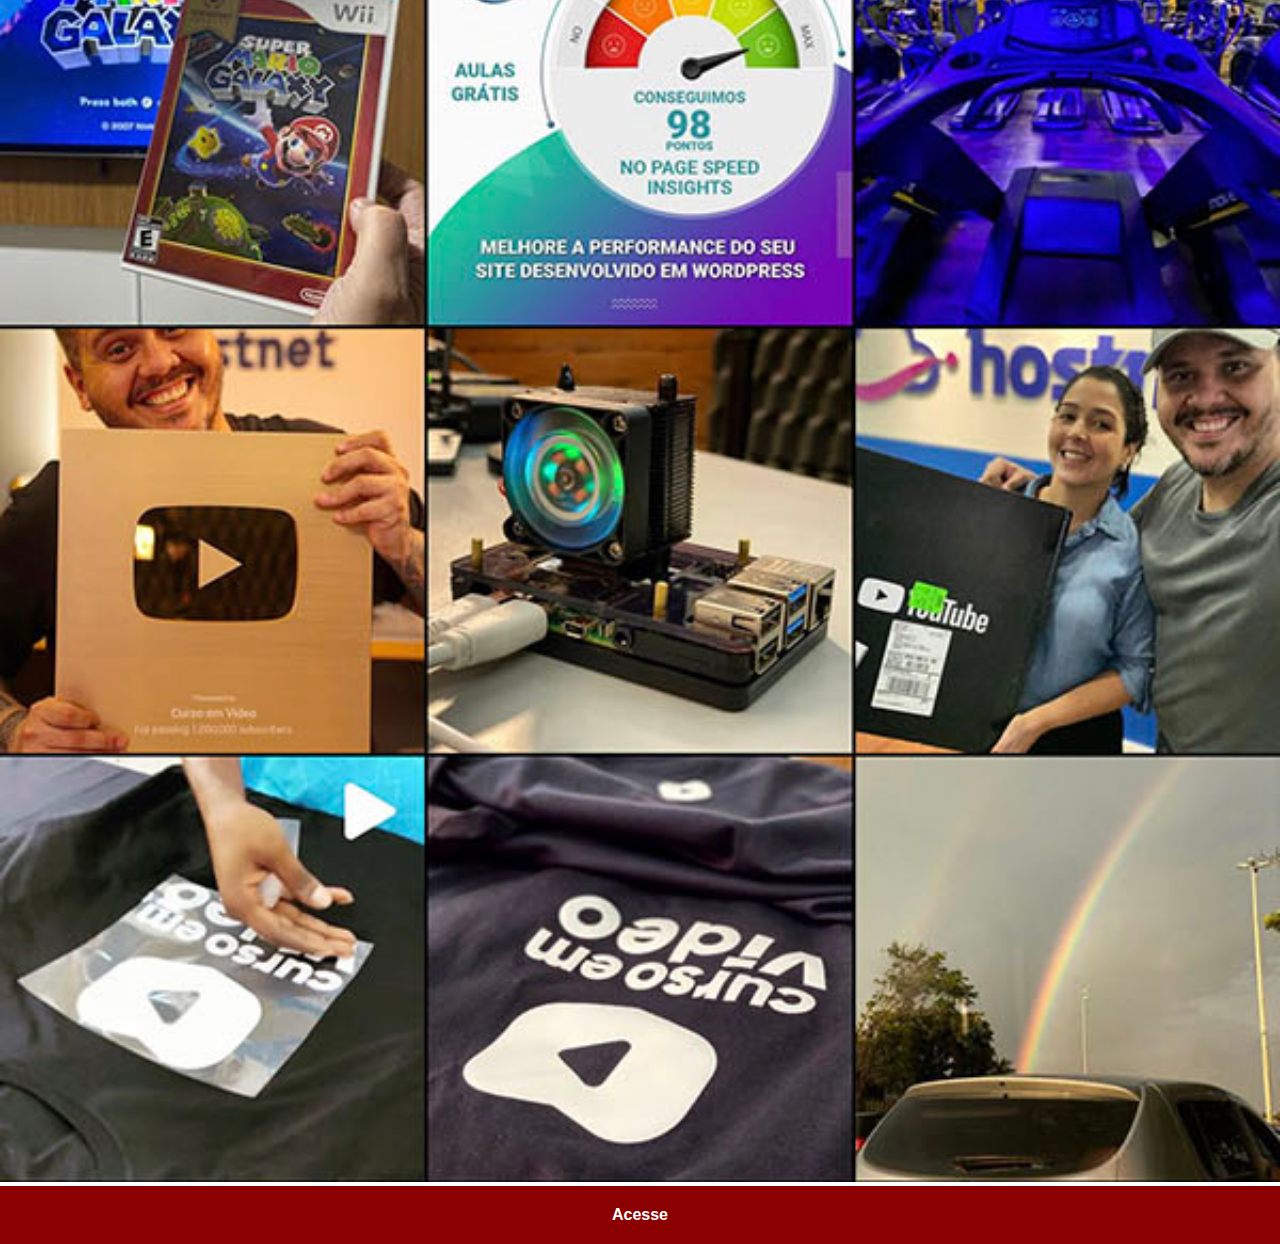
<file: instagram.html>
<!DOCTYPE html>
<html lang="pt-br">
<head>
    <meta charset="UTF-8">
    <meta name="viewport" content="width=device-width, initial-scale=1.0">
    <title>Instagram</title>
    <link rel="stylesheet" href="estilos/social.css">
</head>
<body>
    <img src="imagens/tela-instagram.jpg" alt="Instagram">
    <a href="https://www.instagram.com/cursoemvideo/" target="_blank">Acesse</a>
</body>
</html>
</file>
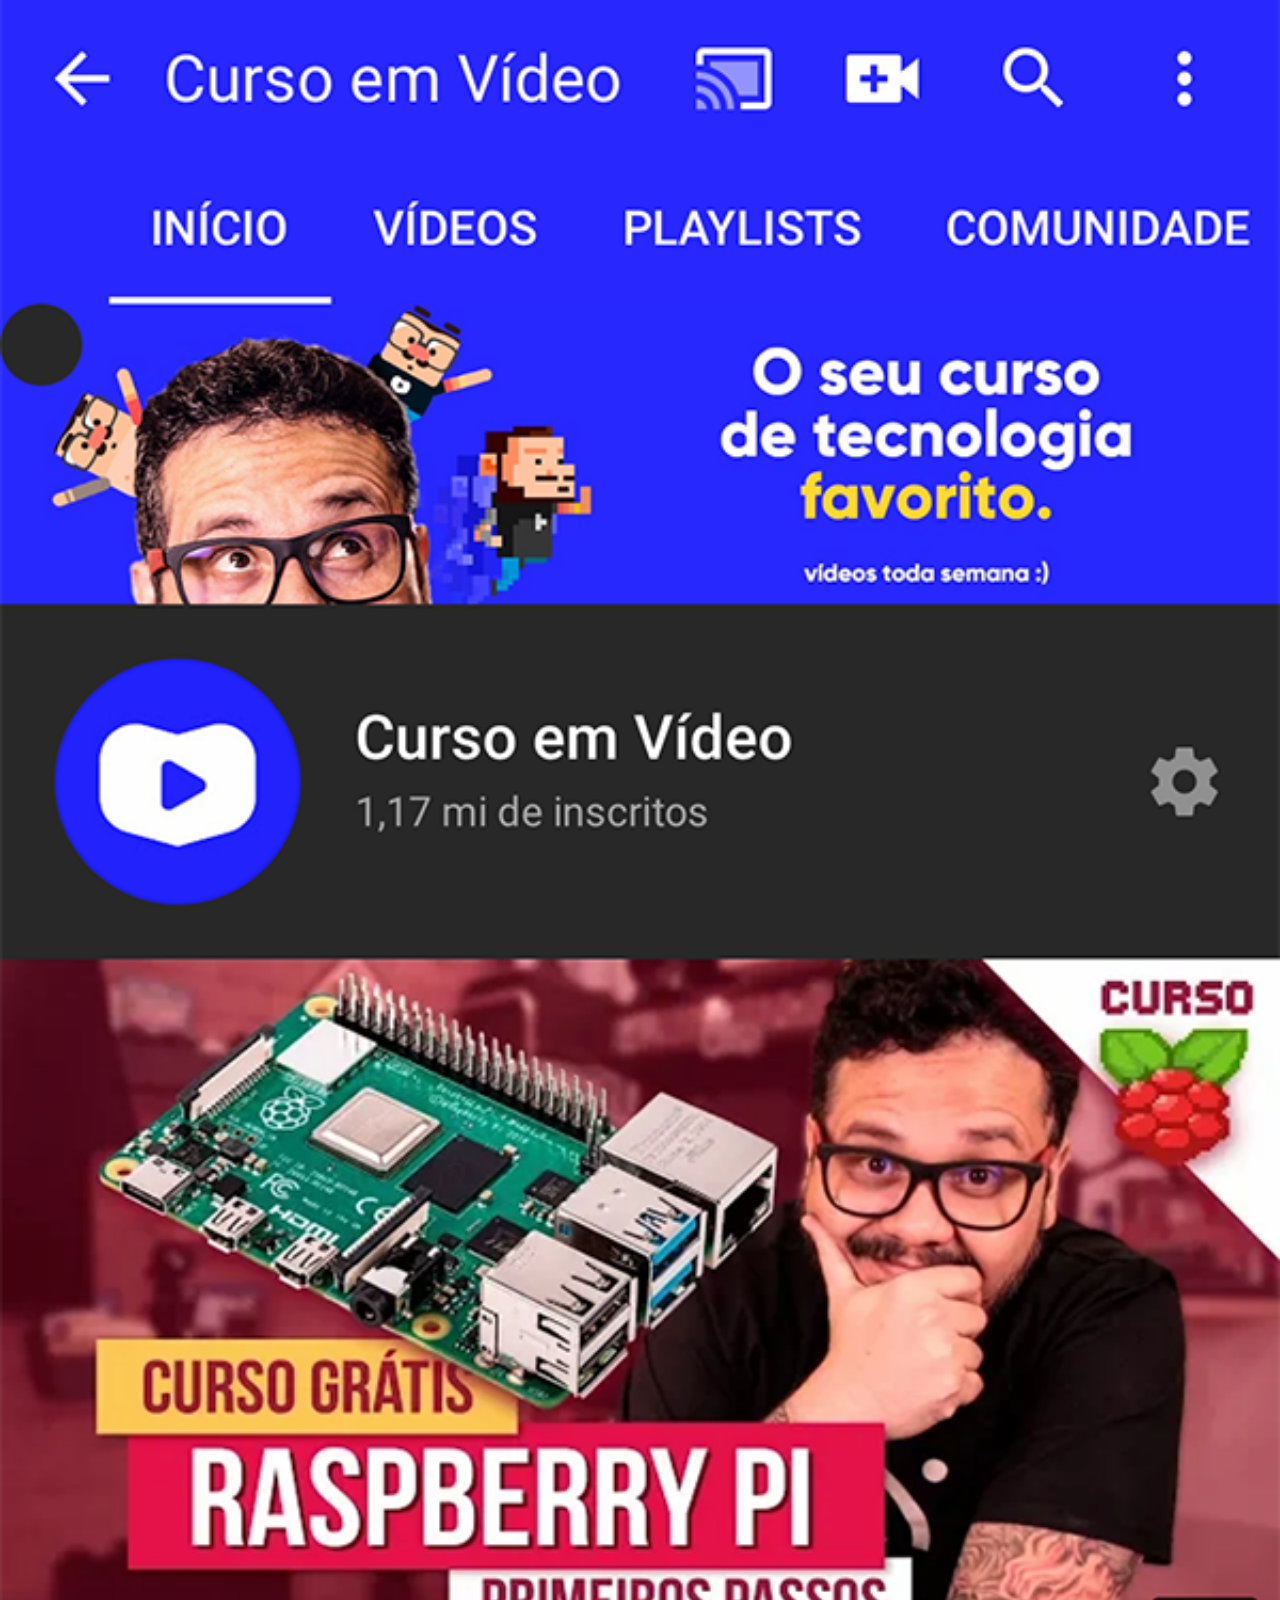
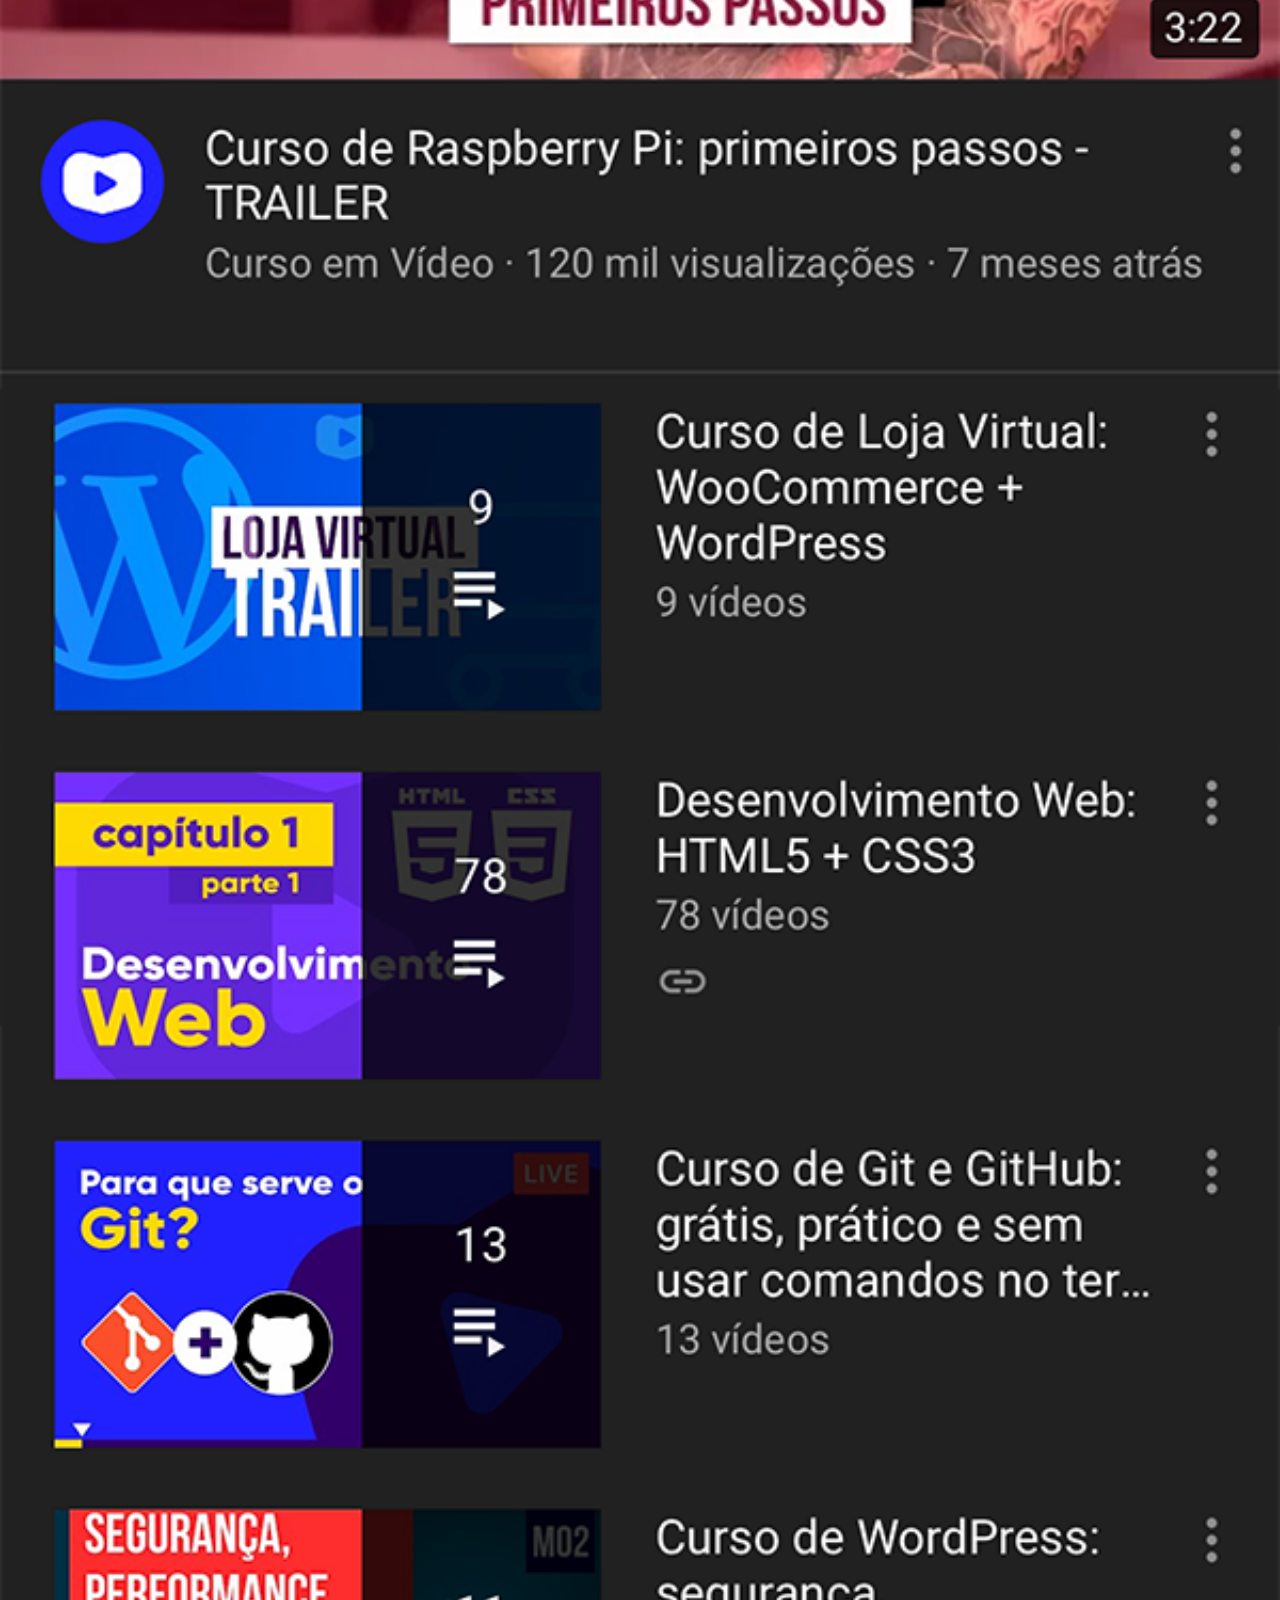
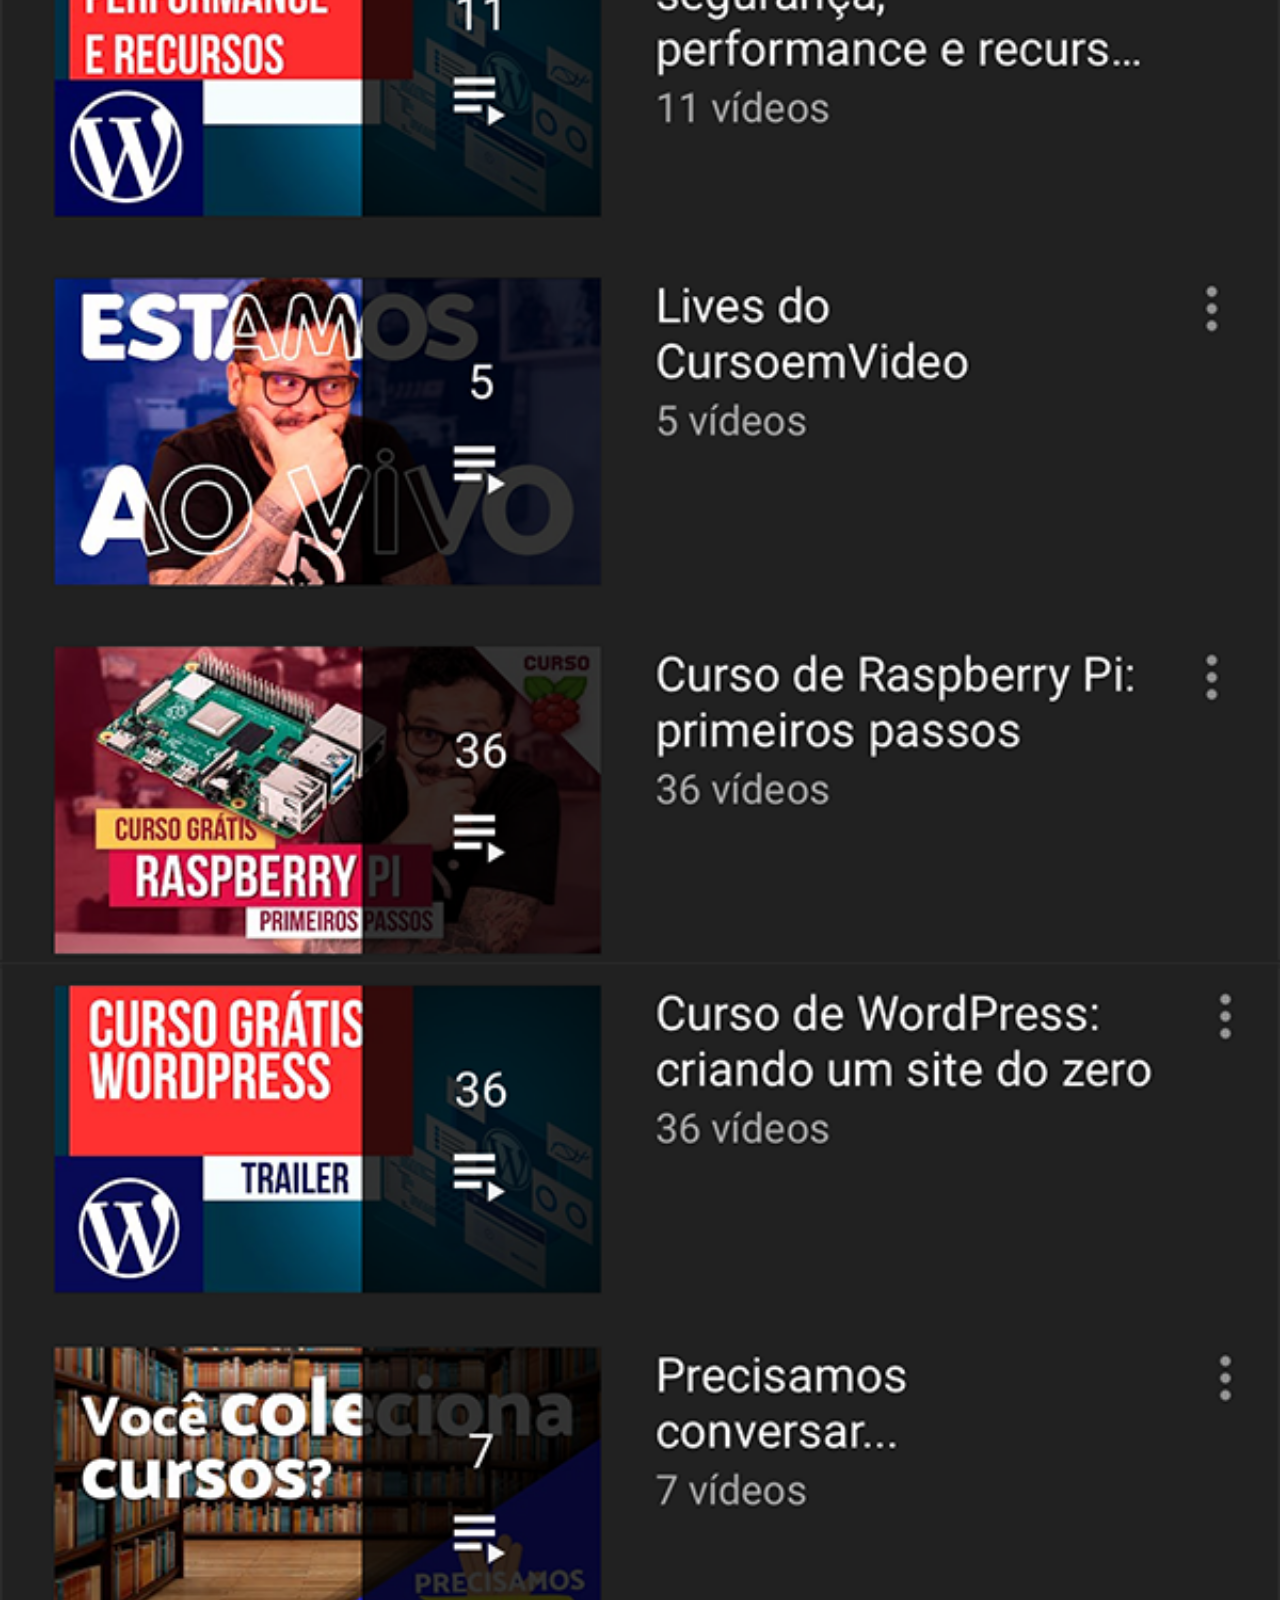
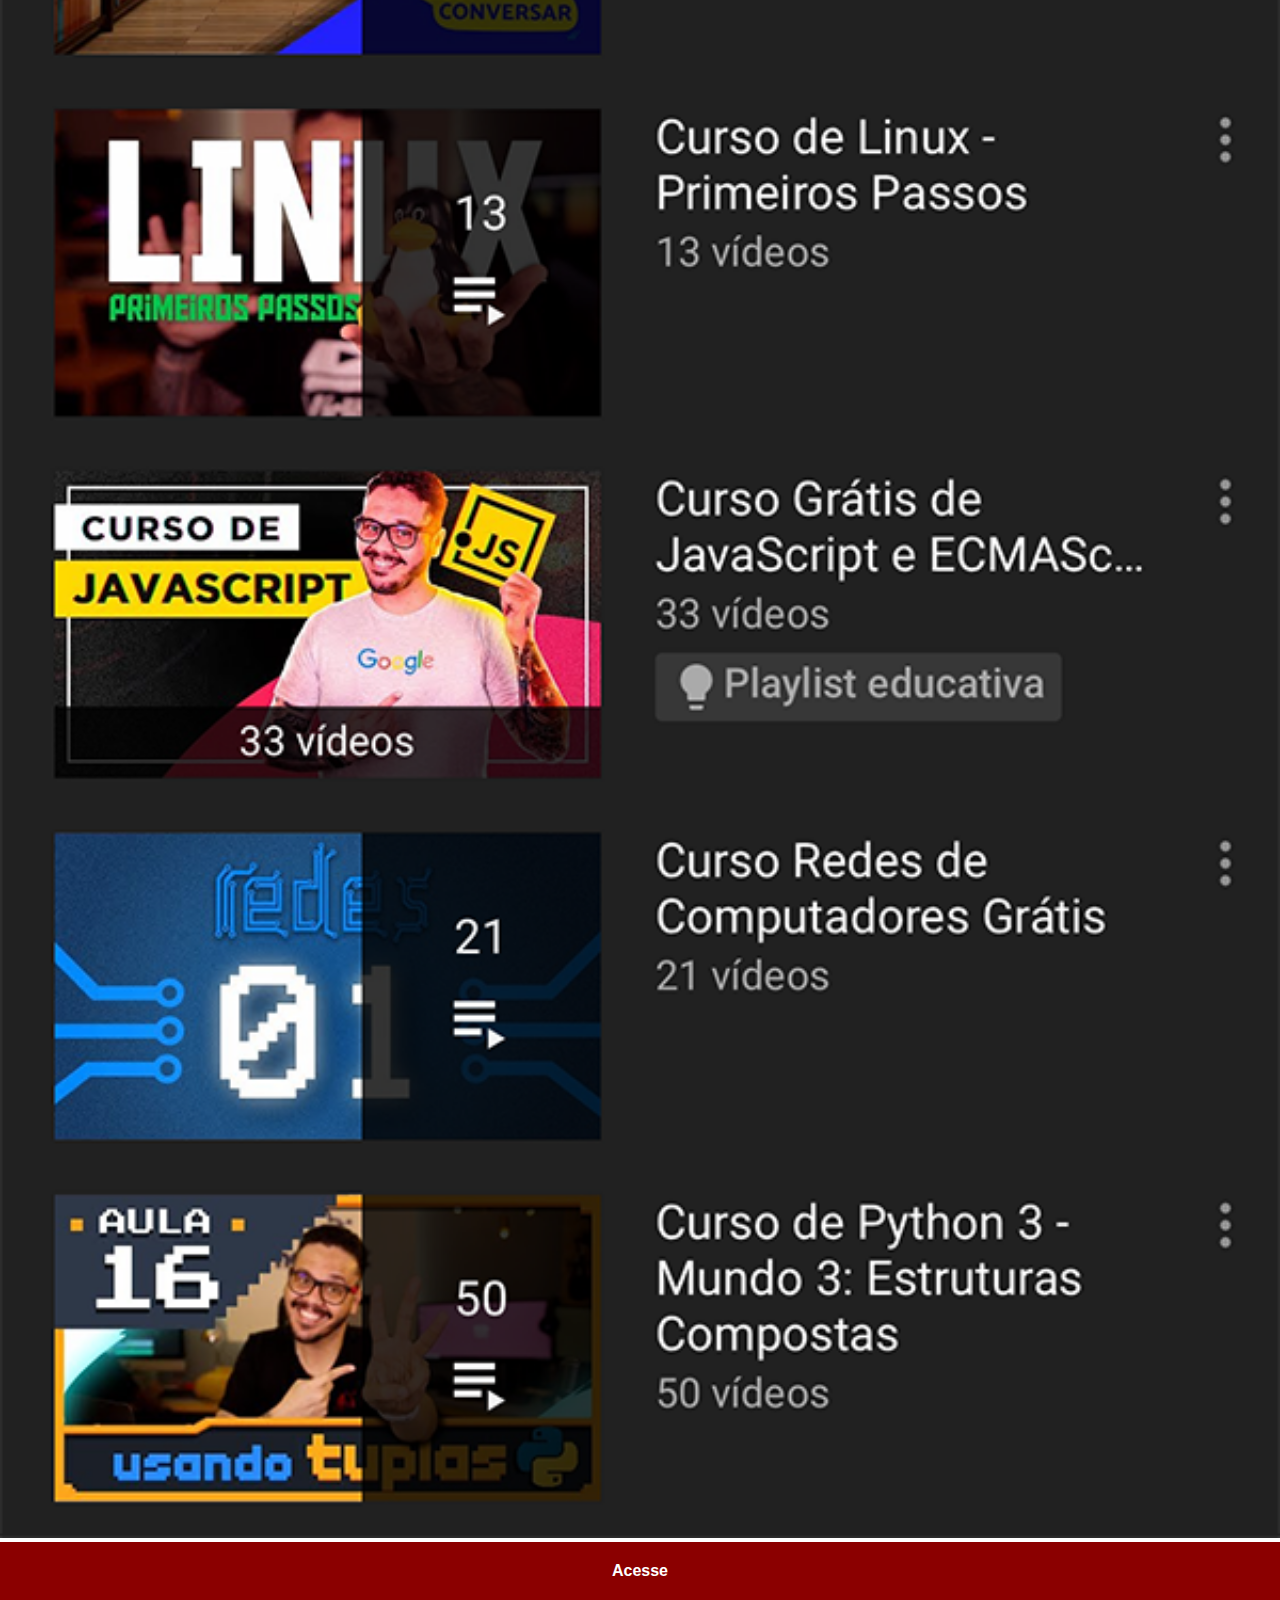
<file: youtube.html>
<!DOCTYPE html>
<html lang="pt-br">
<head>
    <meta charset="UTF-8">
    <meta name="viewport" content="width=device-width, initial-scale=1.0">
    <title>Youtube</title>
    <link rel="stylesheet" href="/estilos/social.css">
    <style>

        *{
            margin: 0px;
            padding: 0px;
            font-family: Arial, Helvetica, sans-serif;
        }

    ::-webkit-scrollbar {
        width: 0px;
        height: 0px;
    }

        img {
            width: 100vw;
        }

        a {
            display: block;
            background-color: darkred;
            color: white;
            padding: 20px;
            text-align: center;
            font-weight: bolder;
            text-decoration: none;
        }

    </style>
</head>
<body>
    <img src="imagens/tela-youtube.png" alt="Youtube">
    <a href="https://www.youtube.com/channel/UCrWvhVmt0Qac3HgsjQK62FQ" target="_blank">Acesse</a>
</body>
</html>
</file>
<file: estilos/stylo.css>
@charset "UFT-8";

* {
    margin: 0px;
    padding: 0px;
    font-family: Arial, Helvetica, sans-serif;
}

html, body {
    height: 100vh;
    width: 100vw;
    background-color: black;
}

body {
    background: url(../imagens/fundo-madeira.jpg)no-repeat top center;
    background-size: cover;
    background-attachment: fixed;
}

main {
    height: 100vh;
    position: relative;
}

section#telefone {
    position: absolute;
    transform: translate(-50%, -50%);
    top: 50%;
    left: 50%;
    height: 627px;
    width: 311px;
    background:  url('../imagens/frame-iphone.png') no-repeat;
}

iframe#tela {
    position: relative;
    top: 81px;
    left: 23px;
    width: 265px;
    height: 468px;
}

section#redes-sociais {
    text-align: right;
}

section#redes-sociais img {
    box-sizing: border-box;
    width: 50px;
    margin: 10px;
    border-radius: 50%;
    box-shadow: 2px 2px 5px rgba(0, 0, 0, 0.409);
}

section#redes-sociais img:hover{
    border: 2px solid rgba(255, 255, 255, 0.591);
    transform: translate(-3px, -3px);
    box-shadow: 5px 5px 10px black;
    transition: transform .3s, border .3s;
}
</file>
<file: estilos/social.css>
@charset "UFT-8";

*{
    margin: 0px;
    padding: 0px;
    font-family: Arial, Helvetica, sans-serif;
}

::-webkit-scrollbar {
width: 0px;
height: 0px;
}

img {
    width: 100vw;
}


a{
    display: block;
    padding: 20px;
    background-color: darkred;
    color: white;
    text-align: center;
    text-decoration: none;
    font-weight: bolder;
}
</file>
